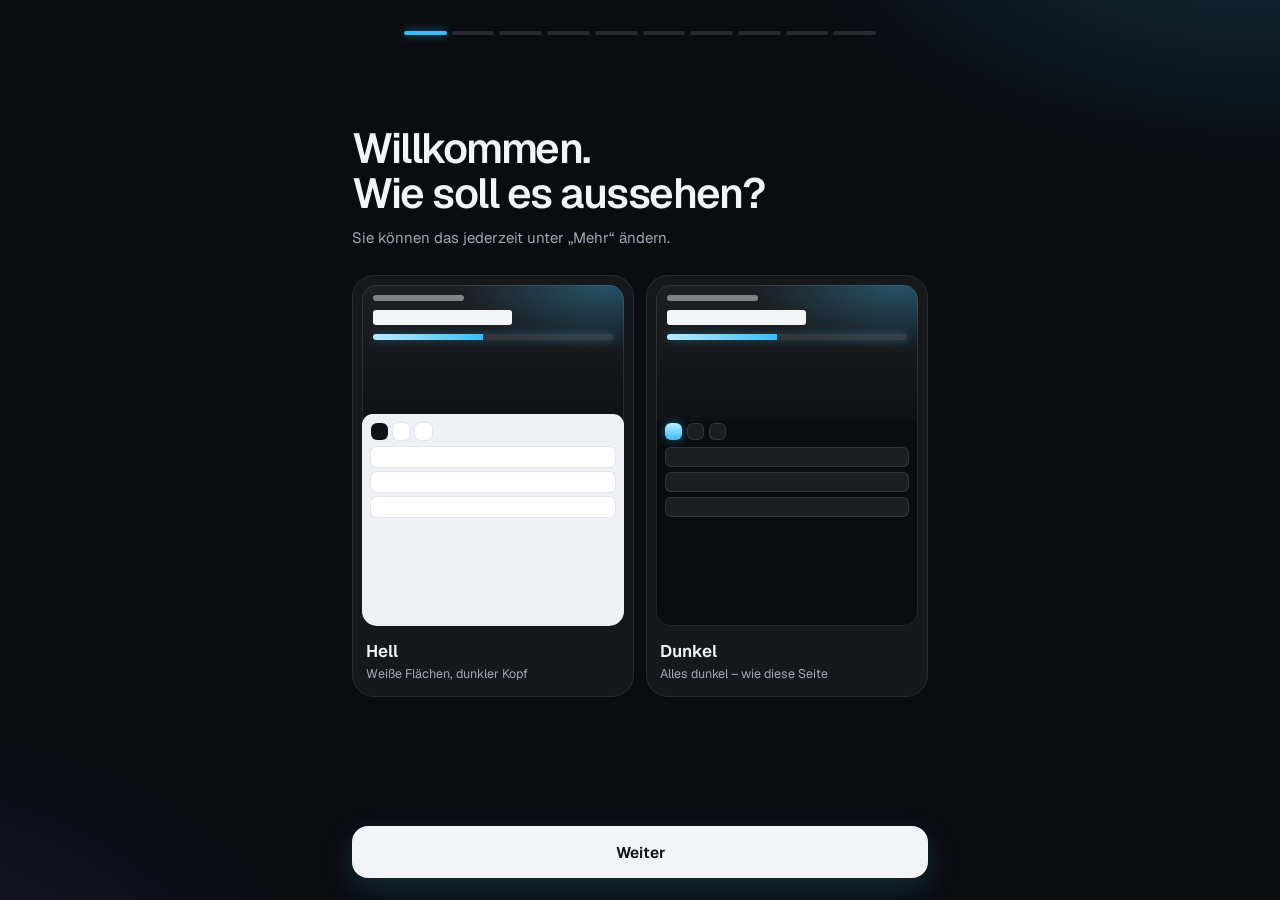
<file: app/index.html>
<!DOCTYPE html>
<html lang="de">
<head>
<meta charset="UTF-8">
<title>Rieb Spesen</title>
<meta name="viewport" content="width=device-width, initial-scale=1, viewport-fit=cover">

<!-- ===================================================================
     STILLGELEGT - diese Seite leitet nur noch weiter.

     Hier lag bis zum 13.08.2026 eine eigene Arbeitszeit-App fuers Handy.
     Gebaut wurde sie, weil das Spesenblatt am Handy unbrauchbar war:
     896 px breite Tabelle auf 393 px Display, jede Zeile musste seitlich
     geschoben werden.

     Dieser Grund ist entfallen. Das Tool selbst hat jetzt eine
     Kartenansicht fuer die App, und die Arbeitszeit steckt ohnehin als
     Panel darin. Zwei Ansichten derselben Zahlen nebeneinander zu
     pflegen waere nur eine Fehlerquelle gewesen.

     WARUM DIE DATEI TROTZDEM EXISTIERT - drei Gruende:

     1. Wer die App vor dem 13.08. zum Startbildschirm hinzugefuegt hat,
        traegt "/app/index.html" fest im Symbol. Das iPhone schreibt die
        Startadresse beim Hinzufuegen fest und aendert sie nie wieder.
        Ohne diese Datei liefe so ein Symbol ins Leere - eine Fehlerseite
        statt der Abrechnung, moeglicherweise mitten im Monat.

     2. Im selben Ordner liegt manifest.json. Das ist der
        Installations-Einstieg fuer Android. Der Ordner darf also ohnehin
        nicht verschwinden.

     3. Der Service Worker hat "/app/" im Zwischenspeicher. Eine
        weiterleitende Seite raeumt sich damit von selbst auf.

     Die alte Fassung ist ueber Git wiederherstellbar (Stand f04edd3).
     =================================================================== -->

<link rel="manifest" href="manifest.json">
<meta name="theme-color" content="#0A0C10">
<link rel="icon" type="image/png" href="../icons/icon-192.png">
<link rel="apple-touch-icon" href="../icons/apple-touch-icon.png">
<meta name="apple-mobile-web-app-capable" content="yes">
<meta name="apple-mobile-web-app-title" content="Rieb Spesen">

<!-- Weiterleitung auch ohne JavaScript, etwa wenn es abgeschaltet ist -->
<meta http-equiv="refresh" content="0; url=../index.html">
<link rel="canonical" href="../index.html">

<style>
  body {
    font-family: -apple-system, BlinkMacSystemFont, Helvetica, Arial, sans-serif;
    margin: 0; background: #0A0C10; color: #F2F4F7;
    display: flex; align-items: center; justify-content: center;
    min-height: 100vh; padding: 24px; text-align: center;
  }
  /* 08.10.2026: neutral ("Rieb Spesen") statt frueherem Logo und Firmen-Orange */
  .kasten {
    background: #171B23; border-radius: 24px; padding: 28px 24px;
    max-width: 380px; box-shadow: inset 0 0 0 1px rgba(255,255,255,.08);
  }
  img { height: 48px; width: 48px; margin-bottom: 14px; border-radius: 12px; }
  h1 { font-size: 1.05rem; margin: 0 0 10px; }
  p { font-size: 0.9rem; line-height: 1.5; color: #A0A8B4; margin: 0 0 16px; }
  a {
    display: inline-block; background: #F2F4F7; color: #0E1116; font-weight: 600;
    text-decoration: none; padding: 12px 20px; border-radius: 999px;
    font-size: 0.92rem;
  }
</style>
</head>
<body>
  <div class="kasten">
    <img src="../icons/favicon-180.png" alt="Rieb Spesen">
    <h1>Einen Moment …</h1>
    <!-- 07.10.2026: Hier stand "Die Arbeitszeit steckt jetzt direkt im
         Spesen-Rechner - als Knopf ⏱️ Arbeitszeit". Kollegen haben die
         Arbeitszeit nicht (Mirko: "entferne die bereiche wo das noch steht"). -->
    <p>
      Rieb Spesen öffnet sich – Sie werden weitergeleitet.
    </p>
    <a href="../index.html">Weiter zu Rieb Spesen</a>
  </div>

<script>
/* Sofort weiterleiten. "replace" statt "href", damit der Zurueck-Knopf
   nicht wieder auf dieser Zwischenseite landet und man in einer Schleife
   festhaengt. Ein vorhandener Anker (#arbeitszeit) wird mitgenommen,
   damit die Schnellzugriffe weiterhin das richtige Panel oeffnen. */
location.replace("../index.html" + (location.hash || ""));
</script>
</body>
</html>
</file>
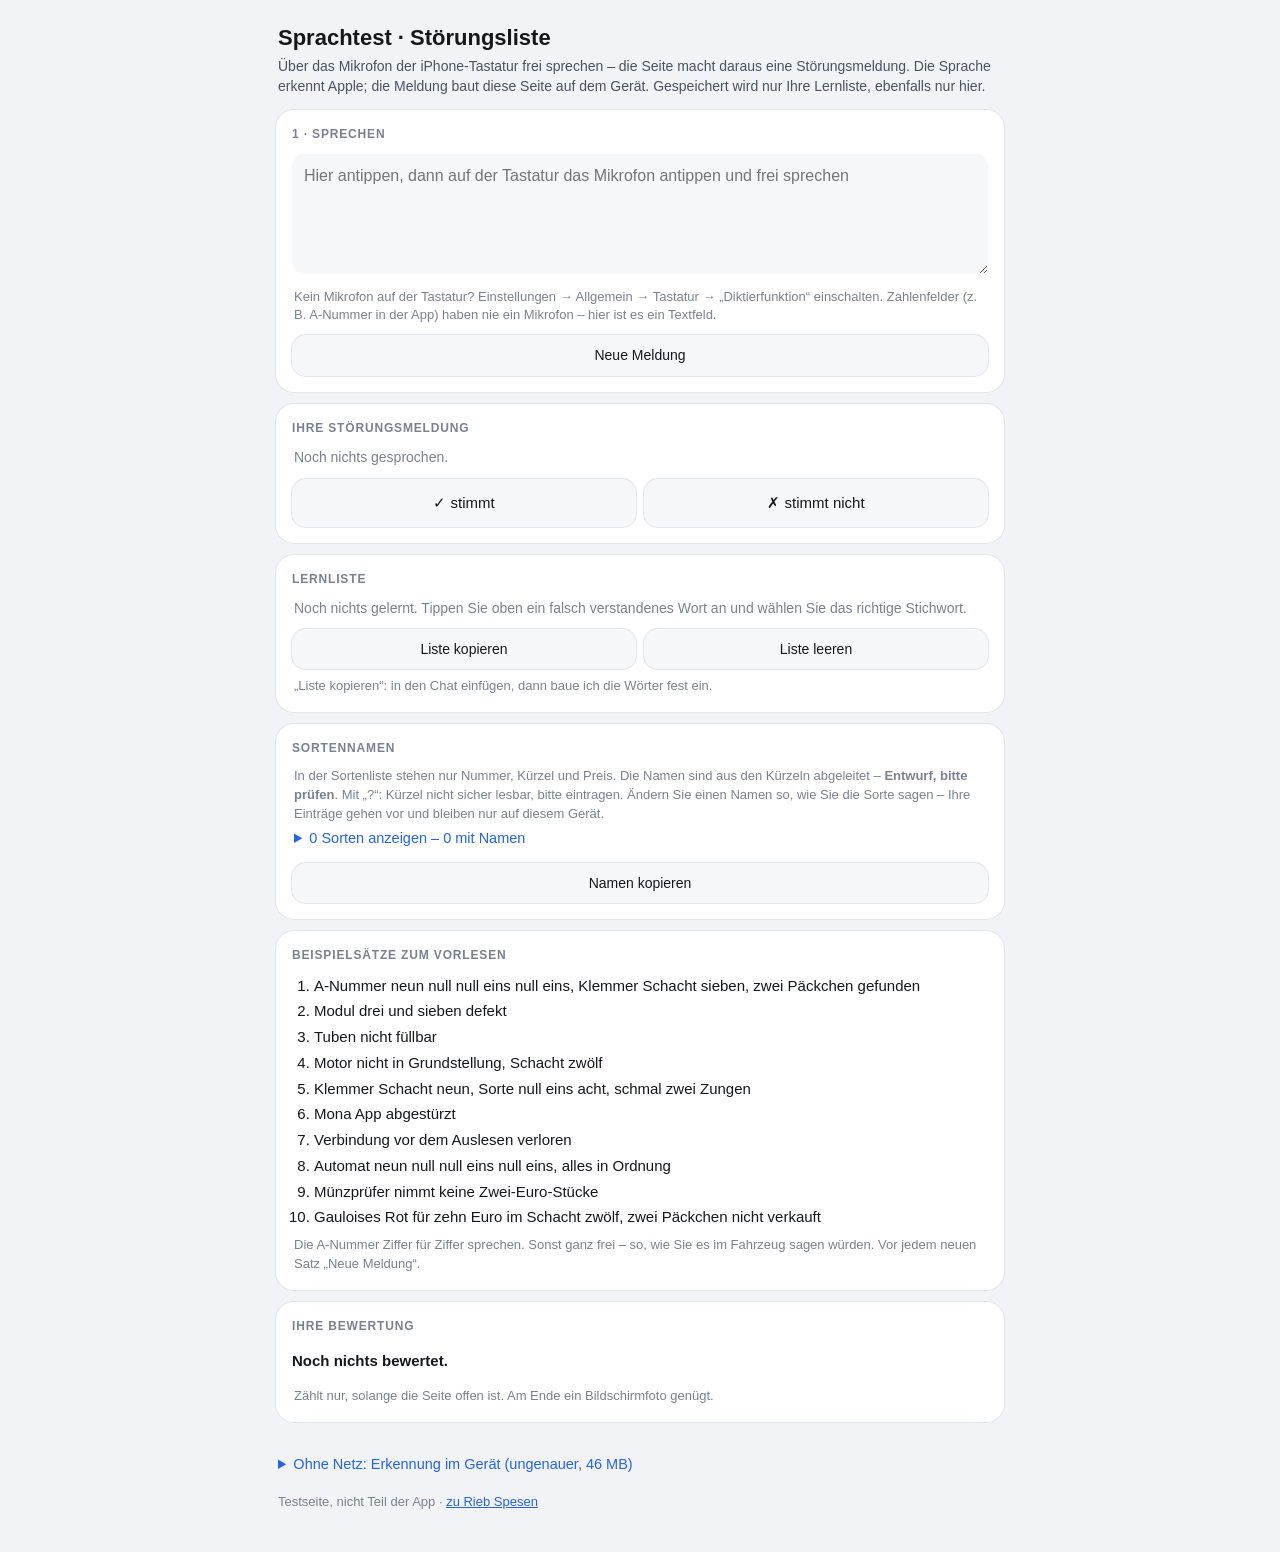
<file: sprachtest/index.html>
<!DOCTYPE html>
<html lang="de">
<head>
<meta charset="utf-8">
<meta name="viewport" content="width=device-width, initial-scale=1, viewport-fit=cover">
<meta name="robots" content="noindex, nofollow">
<!-- Die Seite darf technisch nur mit rieb-spesen.de selbst sprechen (connect-src 'self'):
     Sprache und Text koennen nirgendwohin geschickt werden. Vosk braucht WebAssembly
     und einen Worker aus einer blob:-Adresse. -->
<meta http-equiv="Content-Security-Policy" content="default-src 'self'; script-src 'self' 'unsafe-eval' 'wasm-unsafe-eval' blob:; worker-src 'self' blob:; connect-src 'self' blob: data:; style-src 'self' 'unsafe-inline'; img-src 'self' data:; media-src 'self' blob: mediastream:; base-uri 'none'; form-action 'none'">
<title>Sprachtest · Störungsliste</title>
<style>
  :root { --grund:#f2f3f6; --karte:#fff; --tinte:#14171c; --tinte2:#4a5160; --tinte3:#7a8190; --rand:#e2e5ea; --blau:#2563eb; --gruen:#15803d; --rot:#b91c1c; --feld:#f6f7f9; }
  @media (prefers-color-scheme: dark) { :root { --grund:#0d1117; --karte:#161b22; --tinte:#e8ecf2; --tinte2:#b4bcc8; --tinte3:#8a93a2; --rand:#283041; --blau:#60a5fa; --gruen:#4ade80; --rot:#f87171; --feld:#1c2330; } }
  * { box-sizing:border-box; }
  body { margin:0; background:var(--grund); color:var(--tinte); font:15px/1.45 -apple-system, BlinkMacSystemFont, "Segoe UI", Roboto, sans-serif; }
  main { max-width:760px; margin:0 auto; padding:max(16px, env(safe-area-inset-top)) 16px 40px; }
  h1 { font-size:22px; margin:6px 2px 2px; }
  .unter { color:var(--tinte2); margin:0 2px 14px; font-size:14px; }
  .karte { background:var(--karte); border-radius:18px; padding:16px; margin-top:12px; box-shadow:0 0 0 1px var(--rand); }
  .karte h2 { font-size:12px; letter-spacing:.07em; text-transform:uppercase; color:var(--tinte3); margin:0 0 10px; }
  button { font:inherit; border:0; border-radius:14px; padding:13px 16px; cursor:pointer; }
  .haupt { width:100%; background:var(--tinte); color:var(--karte); font-weight:650; font-size:16px; }
  .haupt:disabled { opacity:.45; cursor:default; }
  .haupt.laeuft { background:var(--rot); color:#fff; }
  .klein { color:var(--tinte3); font-size:13px; margin:8px 2px 0; }
  .status { margin:10px 2px 0; font-size:14px; color:var(--tinte2); }
  .gehoert { background:var(--feld); border-radius:12px; padding:10px 12px; min-height:44px; font-size:15px; }
  .gehoert .teil { color:var(--tinte3); }
  .gehoert .titel { display:block; font-size:11.5px; color:var(--tinte3); font-weight:600; margin-bottom:4px; }
  .gehoert + .gehoert { margin-top:8px; }
  .wort { display:inline-block; padding:3px 8px; margin:2px 2px; border-radius:9px; background:var(--karte); box-shadow:0 0 0 1px var(--rand); color:var(--tinte); font-size:15px; }
  .wort.gelernt { box-shadow:0 0 0 1.5px var(--blau); }
  .wahl { margin-top:10px; padding:12px; border-radius:12px; box-shadow:0 0 0 1.5px var(--blau); }
  .wahl p { margin:0 0 8px; font-size:14px; }
  .wahl .knoepfe { display:flex; flex-wrap:wrap; gap:6px; }
  .wahl .knoepfe button { padding:8px 11px; border-radius:10px; background:var(--feld); color:var(--tinte); box-shadow:0 0 0 1px var(--rand); font-size:14px; }
  .wahl .knoepfe button.neben { color:var(--tinte2); }
  table { width:100%; border-collapse:collapse; margin-top:4px; font-size:14.5px; }
  td { padding:8px 4px; border-top:1px solid var(--rand); vertical-align:top; }
  tr:first-child td { border-top:0; }
  td:first-child { color:var(--tinte3); width:38%; padding-right:10px; }
  .leer { color:var(--tinte3); font-size:14px; margin:4px 2px; }
  .hinweis { color:var(--rot); font-size:13px; margin:8px 2px 0; }
  .urteil { display:flex; gap:8px; margin-top:12px; }
  .urteil button { flex:1; background:var(--feld); color:var(--tinte); box-shadow:0 0 0 1px var(--rand); }
  .urteil button.an-ja { background:var(--gruen); color:#fff; box-shadow:none; }
  .urteil button.an-nein { background:var(--rot); color:#fff; box-shadow:none; }
  textarea { width:100%; min-height:88px; border:0; border-radius:12px; background:var(--feld); color:var(--tinte); font:inherit; padding:10px 12px; }
  .lern { display:flex; justify-content:space-between; align-items:center; gap:8px; padding:7px 2px; border-top:1px solid var(--rand); font-size:14.5px; }
  .lern:first-child { border-top:0; }
  .lern button { padding:4px 10px; background:var(--feld); color:var(--tinte2); box-shadow:0 0 0 1px var(--rand); border-radius:9px; }
  .zeile2 { display:flex; gap:8px; margin-top:10px; }
  .zeile2 button { flex:1; background:var(--feld); color:var(--tinte); box-shadow:0 0 0 1px var(--rand); font-size:14px; padding:10px; }
  .sortenwahl { margin-top:10px; padding:12px; border-radius:12px; box-shadow:0 0 0 1.5px var(--blau); }
  .sortenwahl p { margin:0 0 8px; font-size:14px; }
  .sortenwahl .knoepfe { display:flex; flex-wrap:wrap; gap:6px; }
  .sortenwahl button { padding:8px 11px; border-radius:10px; background:var(--feld); color:var(--tinte); box-shadow:0 0 0 1px var(--rand); font-size:14px; }
  .sortenwahl button.vorschlag { background:var(--blau); color:#fff; box-shadow:none; font-weight:650; }
  summary { cursor:pointer; color:var(--blau); font-size:14.5px; padding:4px 2px; }
  .sorte-zeile { display:grid; grid-template-columns:118px 1fr; gap:8px; align-items:center; padding:6px 0; border-top:1px solid var(--rand); font-size:14px; font-variant-numeric:tabular-nums; }
  .sorte-zeile input { width:100%; min-width:0; border:0; border-radius:9px; background:var(--feld); color:var(--tinte); font:inherit; padding:8px 10px; }
  ol { margin:0; padding-left:22px; } li { margin:4px 0; }
  .zaehler { font-weight:650; }
  textarea#tastatur { min-height:120px; font-size:16px; }
  #woerter-tastatur { margin-top:10px; }
  .vergleich { margin-top:22px; }
  .vergleich > summary { padding:10px 2px; }
  a { color:var(--blau); }
</style>
</head>
<body>
<main>
  <h1>Sprachtest · Störungsliste</h1>
  <p class="unter">Über das Mikrofon der iPhone-Tastatur frei sprechen – die Seite macht daraus eine Störungsmeldung. Die Sprache erkennt Apple; die Meldung baut diese Seite auf dem Gerät. Gespeichert wird nur Ihre Lernliste, ebenfalls nur hier.</p>

  <!-- Mirko 14.10.2026: "dann nehmen wir apple mikrofon" - die Erkennung im Gerät (Vosk) kannte
       Sorten und Fachbegriffe nicht. Vosk bleibt unten eingeklappt (ohne Netz). -->
  <section class="karte">
    <h2>1 · Sprechen</h2>
    <textarea id="tastatur" placeholder="Hier antippen, dann auf der Tastatur das Mikrofon antippen und frei sprechen" autocomplete="off"></textarea>
    <p class="klein">Kein Mikrofon auf der Tastatur? Einstellungen → Allgemein → Tastatur → „Diktierfunktion“ einschalten. Zahlenfelder (z. B. A-Nummer in der App) haben nie ein Mikrofon – hier ist es ein Textfeld.</p>
    <div class="gehoert" id="woerter-tastatur" hidden></div>
    <div id="wahl-tastatur"></div>
    <div class="zeile2"><button id="tastaturLeeren">Neue Meldung</button></div>
  </section>

  <section class="karte" data-weg="tastatur">
    <h2>Ihre Störungsmeldung</h2>
    <div id="meldung-tastatur"><p class="leer">Noch nichts gesprochen.</p></div>
    <div class="urteil"><button data-urteil="ja">✓ stimmt</button><button data-urteil="nein">✗ stimmt nicht</button></div>
  </section>

  <section class="karte">
    <h2>Lernliste</h2>
    <div id="lernliste"><p class="leer">Noch nichts gelernt. Tippen Sie oben ein falsch verstandenes Wort an und wählen Sie das richtige Stichwort.</p></div>
    <div class="zeile2"><button id="lernKopieren">Liste kopieren</button><button id="lernLeeren">Liste leeren</button></div>
    <p class="klein">„Liste kopieren“: in den Chat einfügen, dann baue ich die Wörter fest ein.</p>
  </section>

  <section class="karte">
    <h2>Sortennamen</h2>
    <p class="klein" style="margin-top:0">In der Sortenliste stehen nur Nummer, Kürzel und Preis. Die Namen sind aus den Kürzeln abgeleitet – <b>Entwurf, bitte prüfen</b>. Mit „?“: Kürzel nicht sicher lesbar, bitte eintragen. Ändern Sie einen Namen so, wie Sie die Sorte sagen – Ihre Einträge gehen vor und bleiben nur auf diesem Gerät.</p>
    <details><summary id="sortenZaehler">Sorten anzeigen</summary><div id="sortenNamen"></div></details>
    <div class="zeile2"><button id="namenKopieren">Namen kopieren</button></div>
  </section>

  <section class="karte">
    <h2>Beispielsätze zum Vorlesen</h2>
    <ol>
      <li>A-Nummer neun null null eins null eins, Klemmer Schacht sieben, zwei Päckchen gefunden</li>
      <li>Modul drei und sieben defekt</li>
      <li>Tuben nicht füllbar</li>
      <li>Motor nicht in Grundstellung, Schacht zwölf</li>
      <li>Klemmer Schacht neun, Sorte null eins acht, schmal zwei Zungen</li>
      <li>Mona App abgestürzt</li>
      <li>Verbindung vor dem Auslesen verloren</li>
      <li>Automat neun null null eins null eins, alles in Ordnung</li>
      <li>Münzprüfer nimmt keine Zwei-Euro-Stücke</li>
      <li>Gauloises Rot für zehn Euro im Schacht zwölf, zwei Päckchen nicht verkauft</li>
    </ol>
    <p class="klein">Die A-Nummer Ziffer für Ziffer sprechen. Sonst ganz frei – so, wie Sie es im Fahrzeug sagen würden. Vor jedem neuen Satz „Neue Meldung“.</p>
  </section>

  <section class="karte">
    <h2>Ihre Bewertung</h2>
    <p class="zaehler" id="zaehler">Noch nichts bewertet.</p>
    <p class="klein">Zählt nur, solange die Seite offen ist. Am Ende ein Bildschirmfoto genügt.</p>
  </section>

  <details class="vergleich" id="imGeraet">
    <summary>Ohne Netz: Erkennung im Gerät (ungenauer, 46 MB)</summary>
    <p class="klein">Läuft ganz ohne Apple, kennt aber die meisten Sorten und Fachbegriffe nicht.</p>

    <section class="karte">
      <h2>Sprachmodell laden</h2>
      <button class="haupt" id="laden">Sprachmodell laden (46 MB)</button>
      <p class="klein">Einmalig, am besten im WLAN. Danach läuft die Erkennung komplett auf dem Gerät.</p>
      <p class="status" id="ladeStatus"></p>
    </section>

    <section class="karte">
      <h2>Sprechen</h2>
      <button class="haupt" id="sprechen" disabled>Aufnahme starten</button>
      <p class="status" id="sprechStatus">Erst das Sprachmodell laden.</p>
    </section>

    <section class="karte" data-weg="meldung">
      <h2>Störungsmeldung (im Gerät erkannt)</h2>
      <div id="meldung"><p class="leer">Noch nichts gesprochen.</p></div>
      <div class="urteil"><button data-urteil="ja">✓ stimmt</button><button data-urteil="nein">✗ stimmt nicht</button></div>
    </section>

    <section class="karte">
      <h2>Was erkannt wurde</h2>
      <div class="gehoert" id="gehoert-frei"><span class="titel">Frei gesprochen – falsches Wort antippen</span>&nbsp;</div>
      <div class="gehoert" id="gehoert-liste"><span class="titel">Stichwörter</span>&nbsp;</div>
      <div id="wahl"></div>
    </section>
  </details>
  <p class="klein">Testseite, nicht Teil der App · <a href="/">zu Rieb Spesen</a></p>
</main>
<script src="vosk.js"></script>
<script src="../bestellung/sorten-konto.js"></script>
<script src="verstehen.js"></script>
<script src="sprachtest.js"></script>
</body>
</html>
</file>
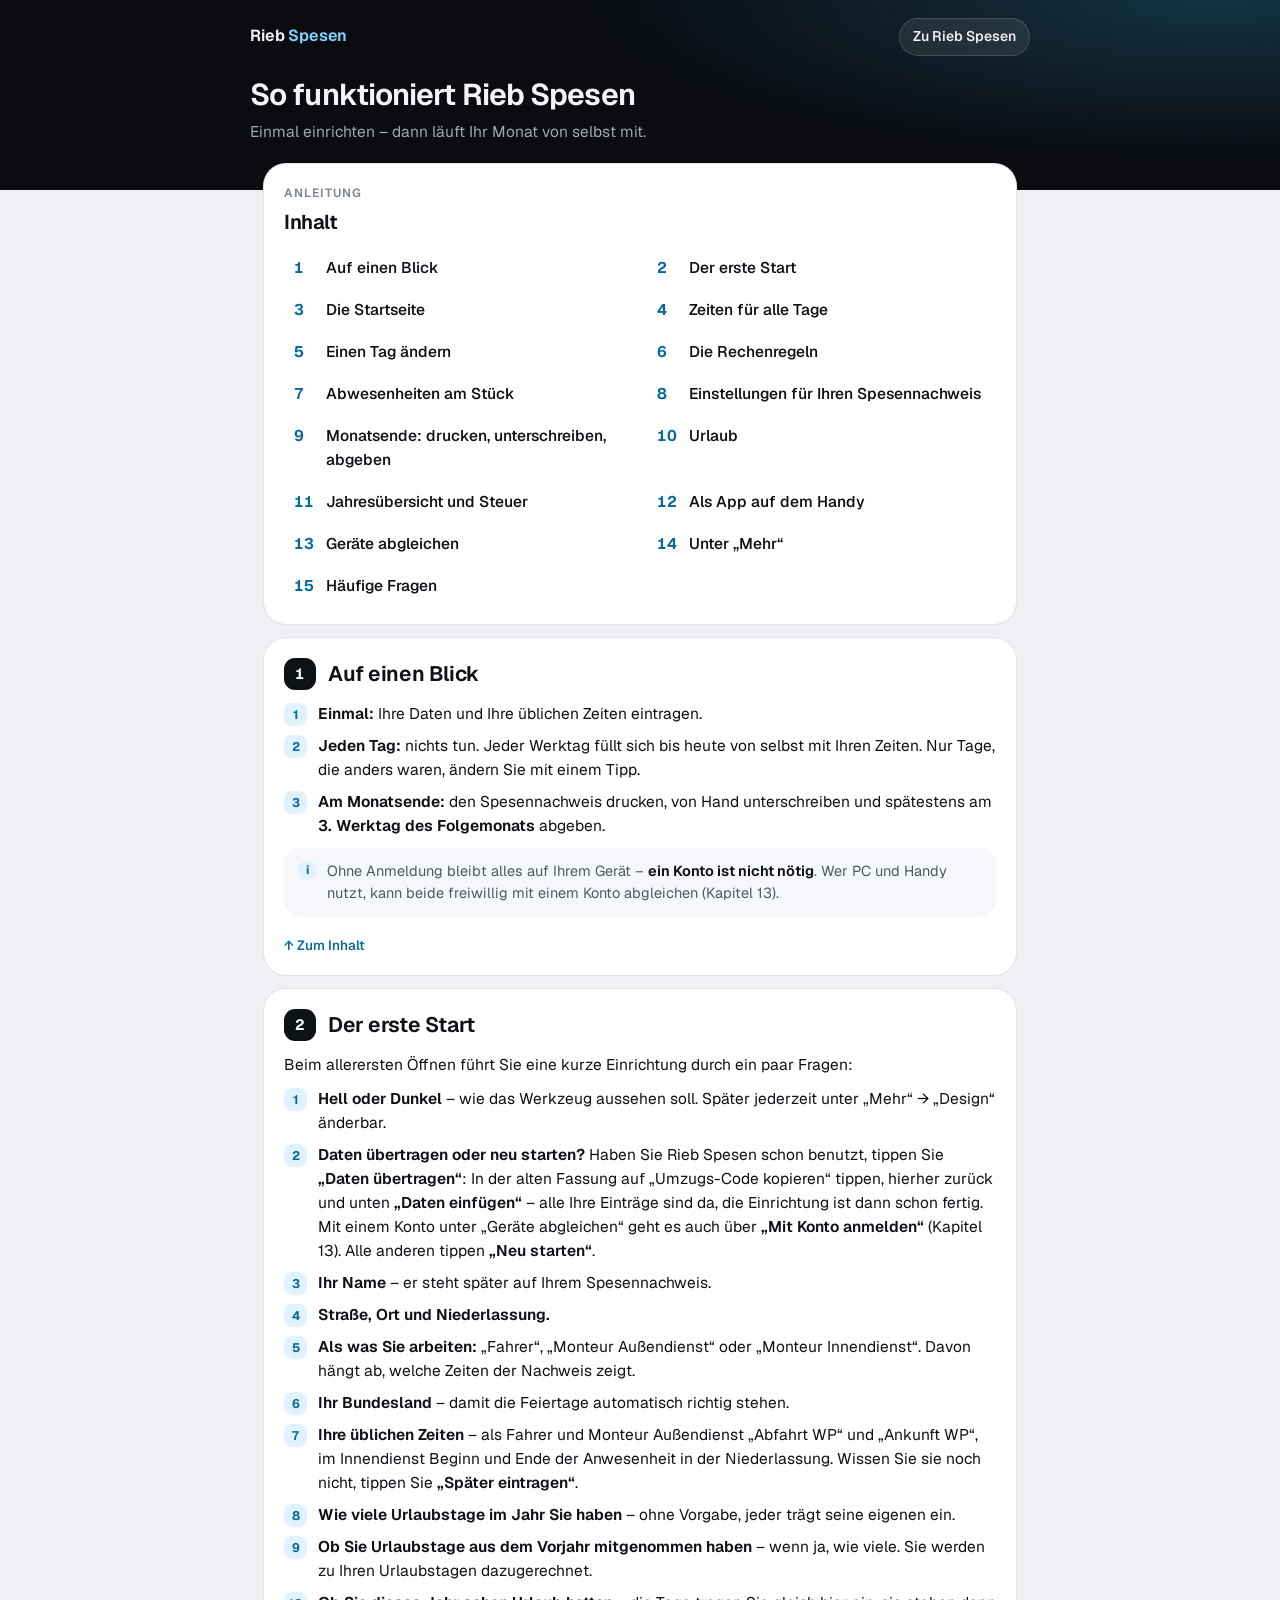
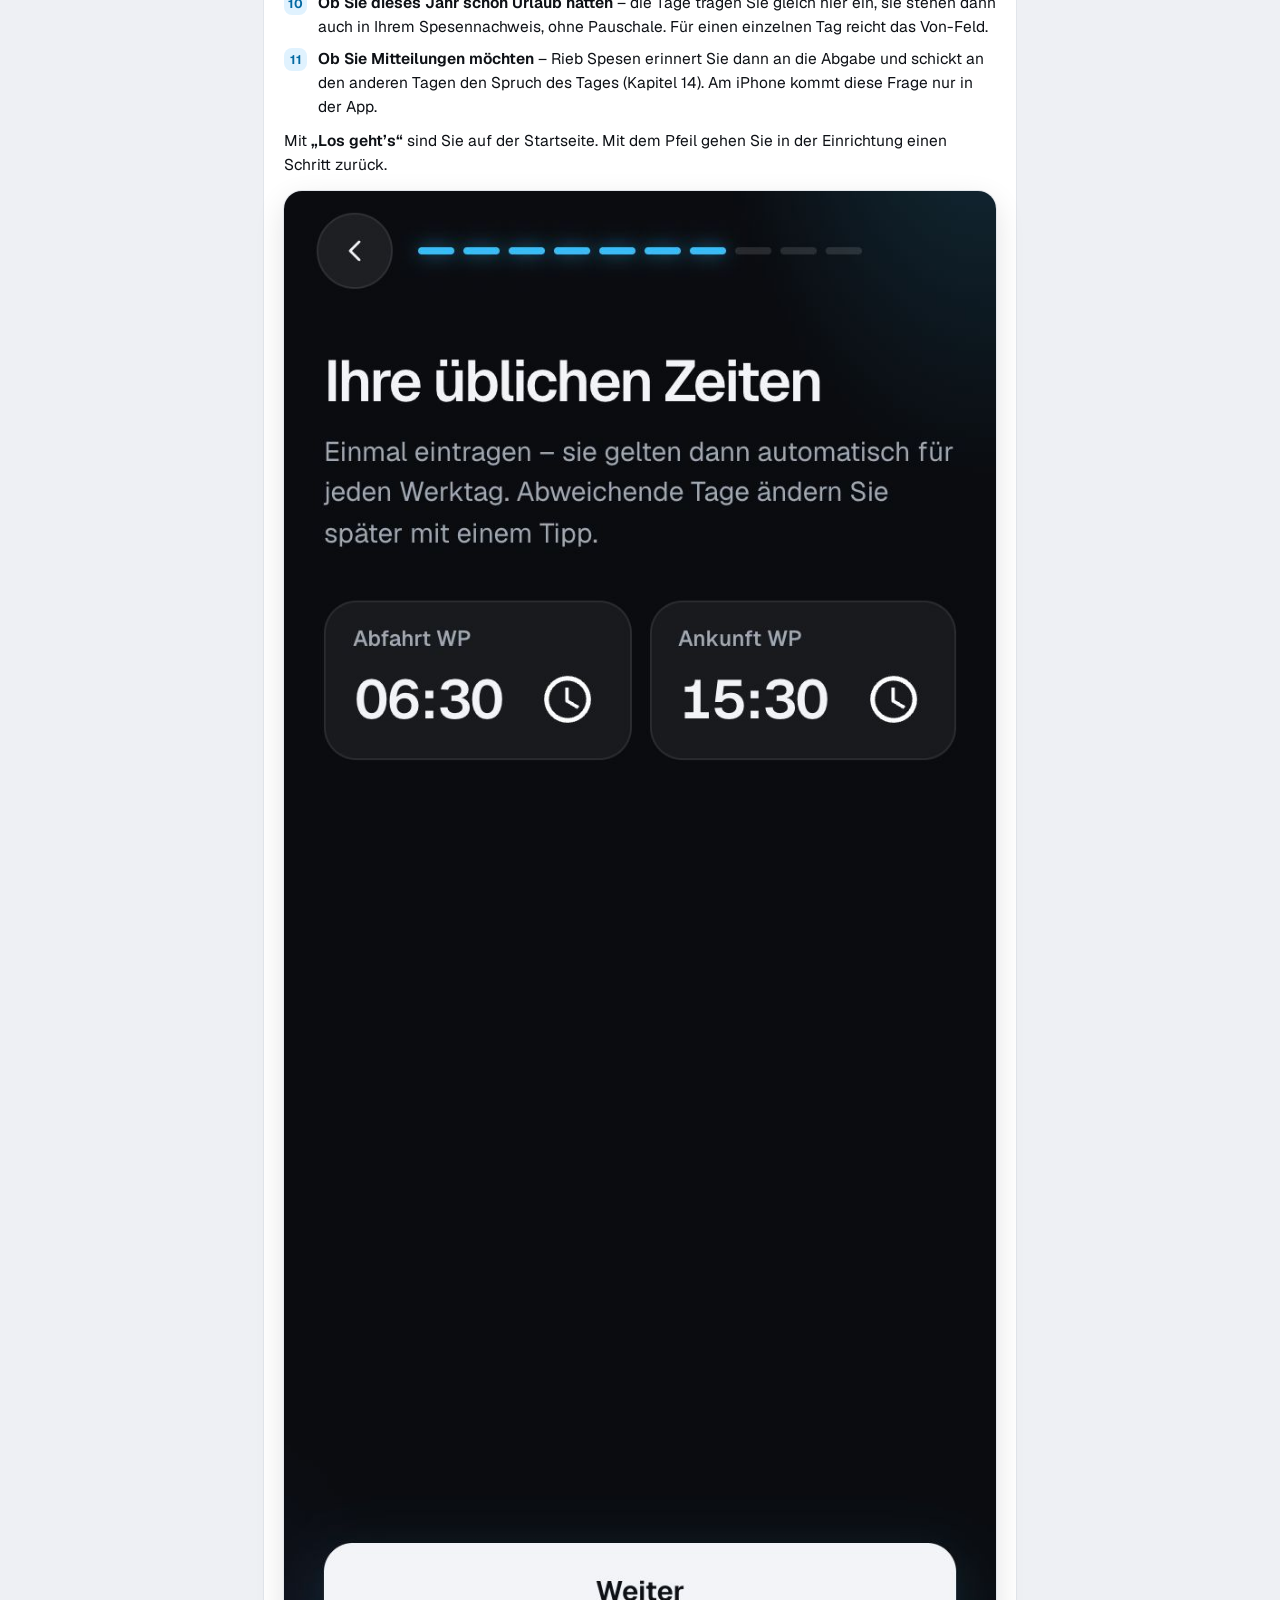
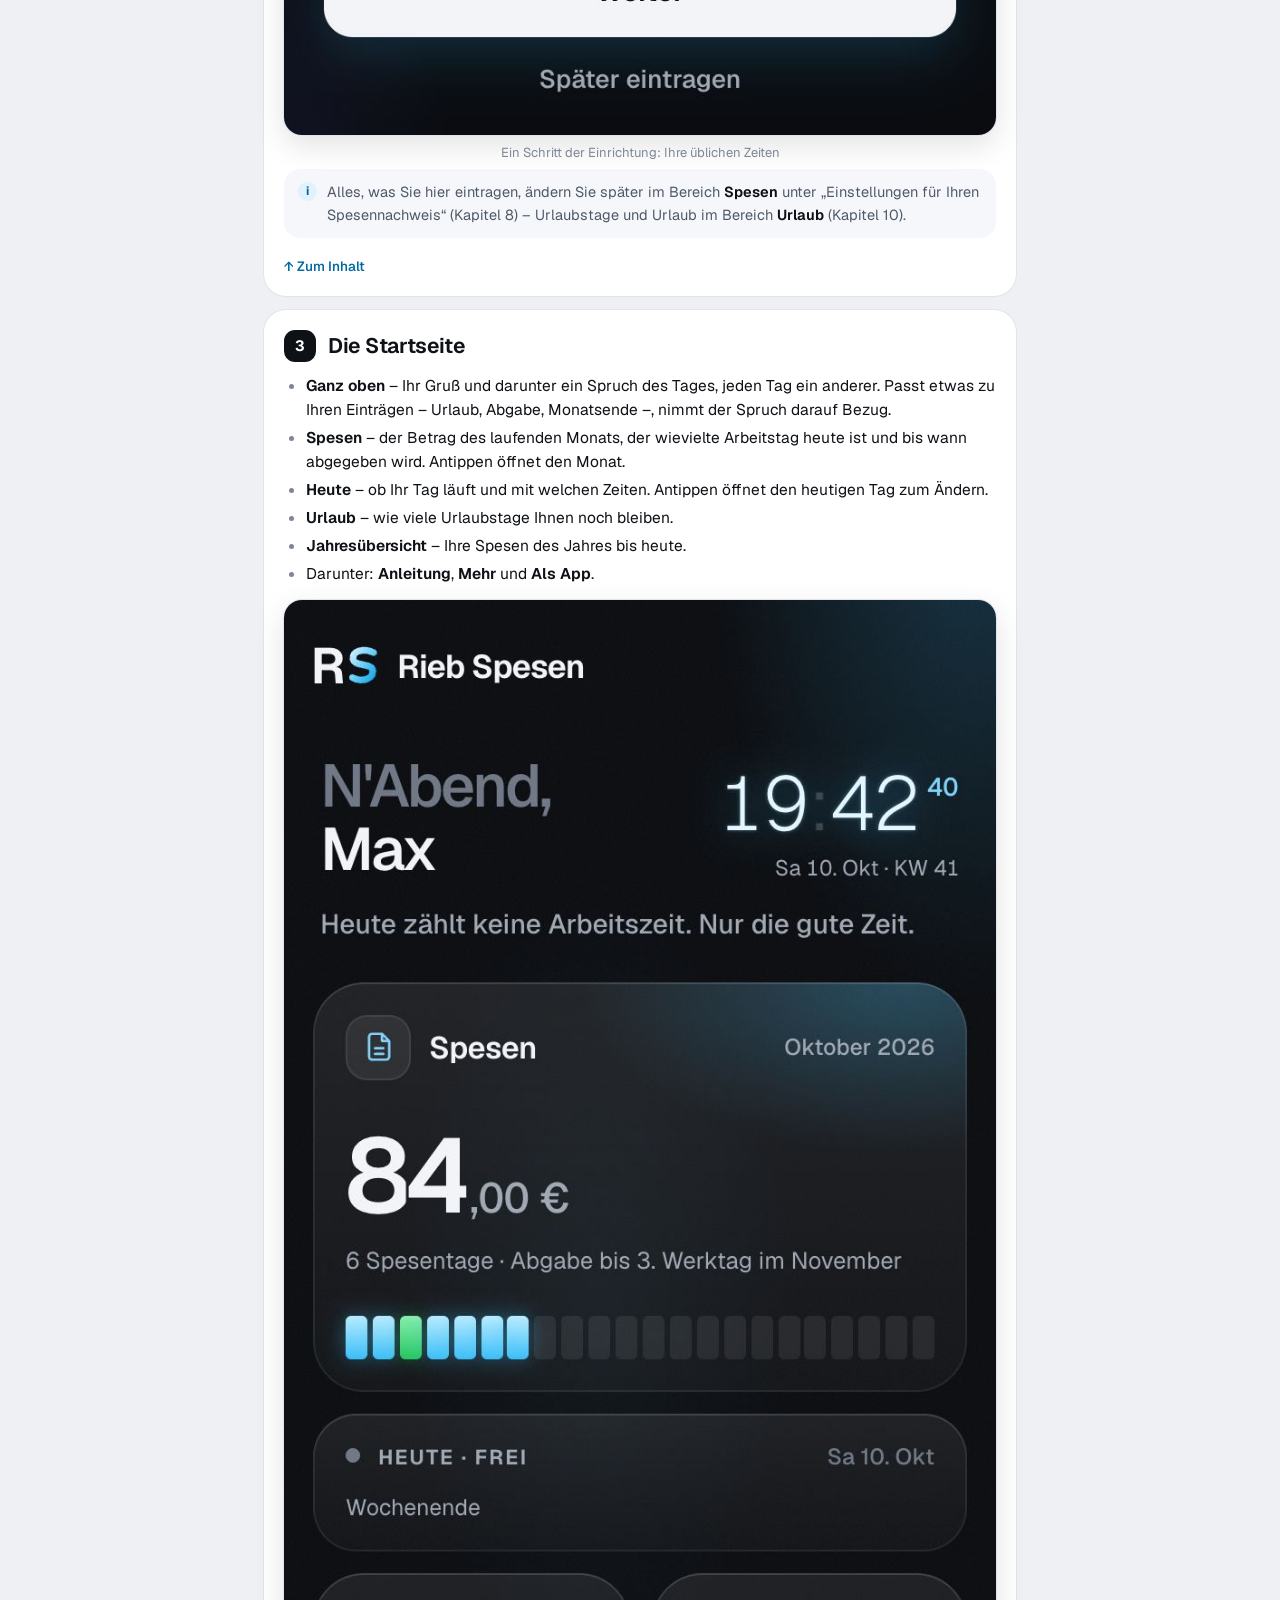
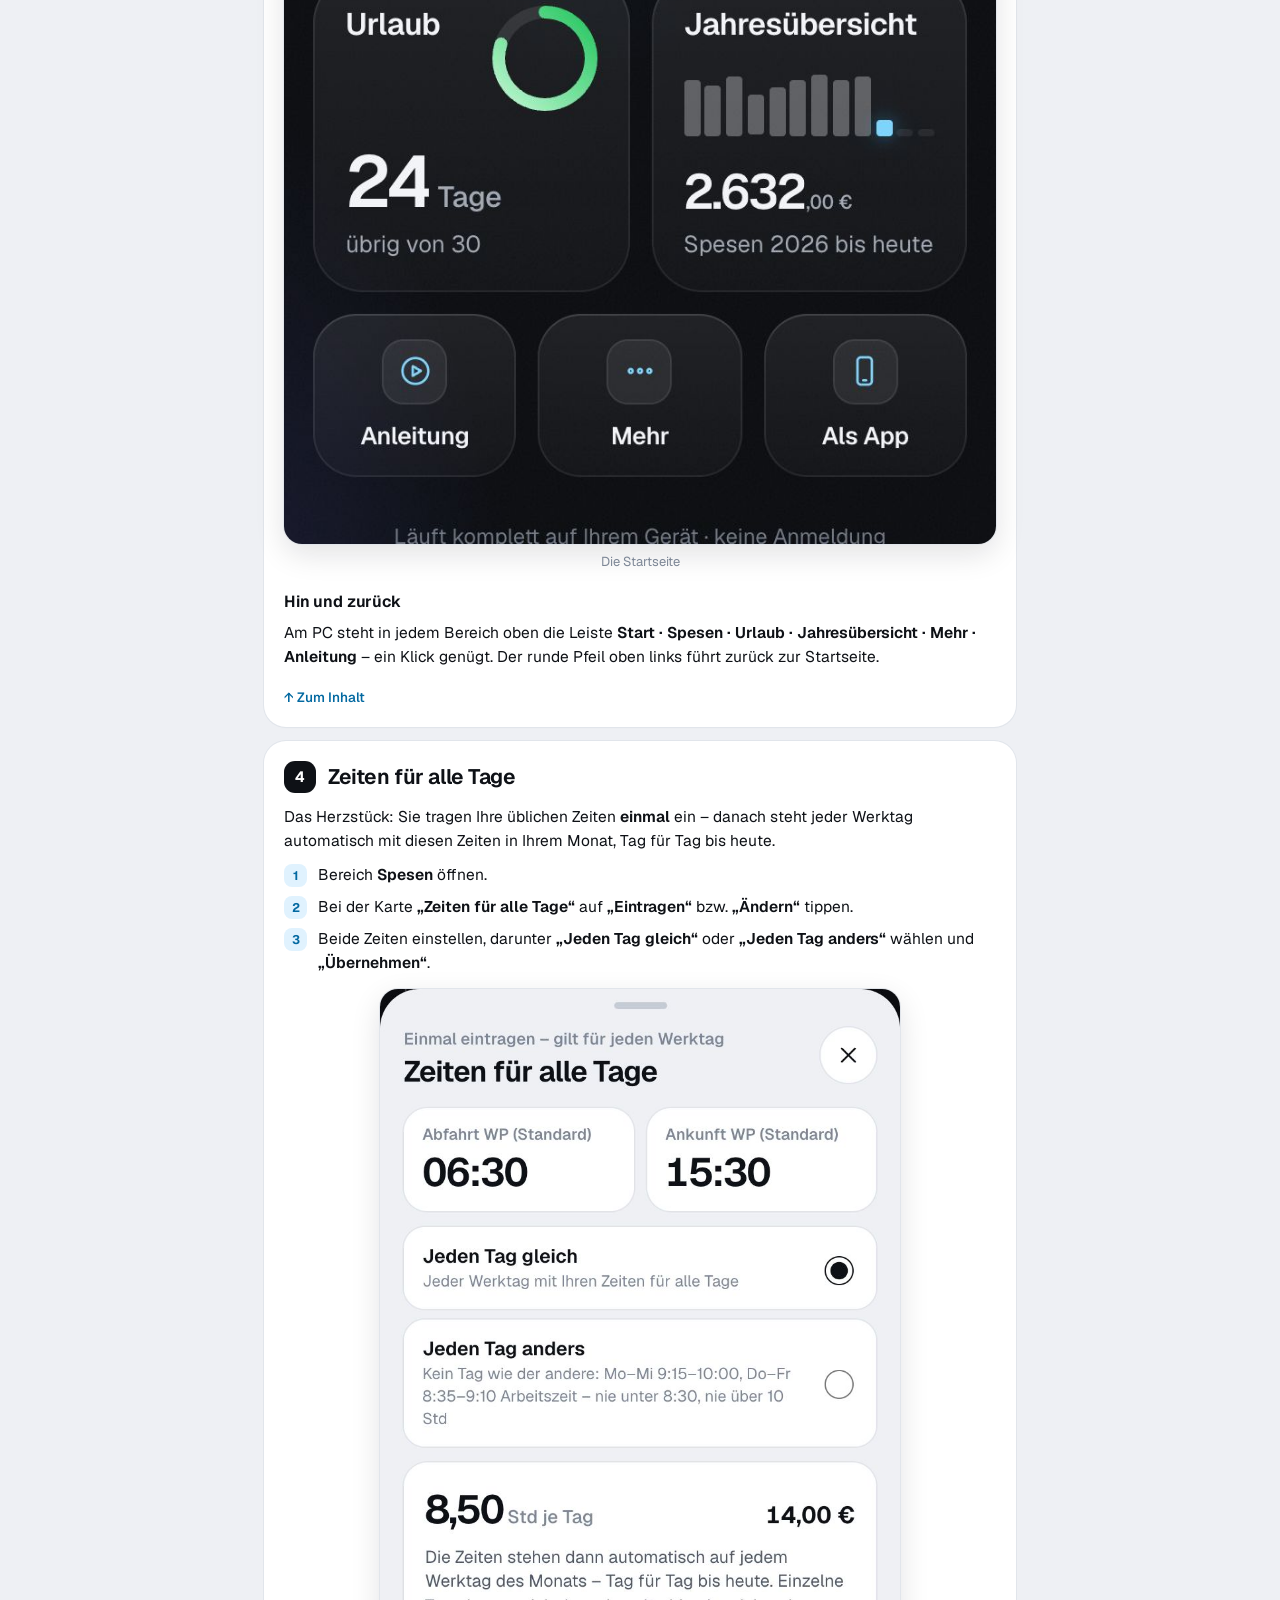
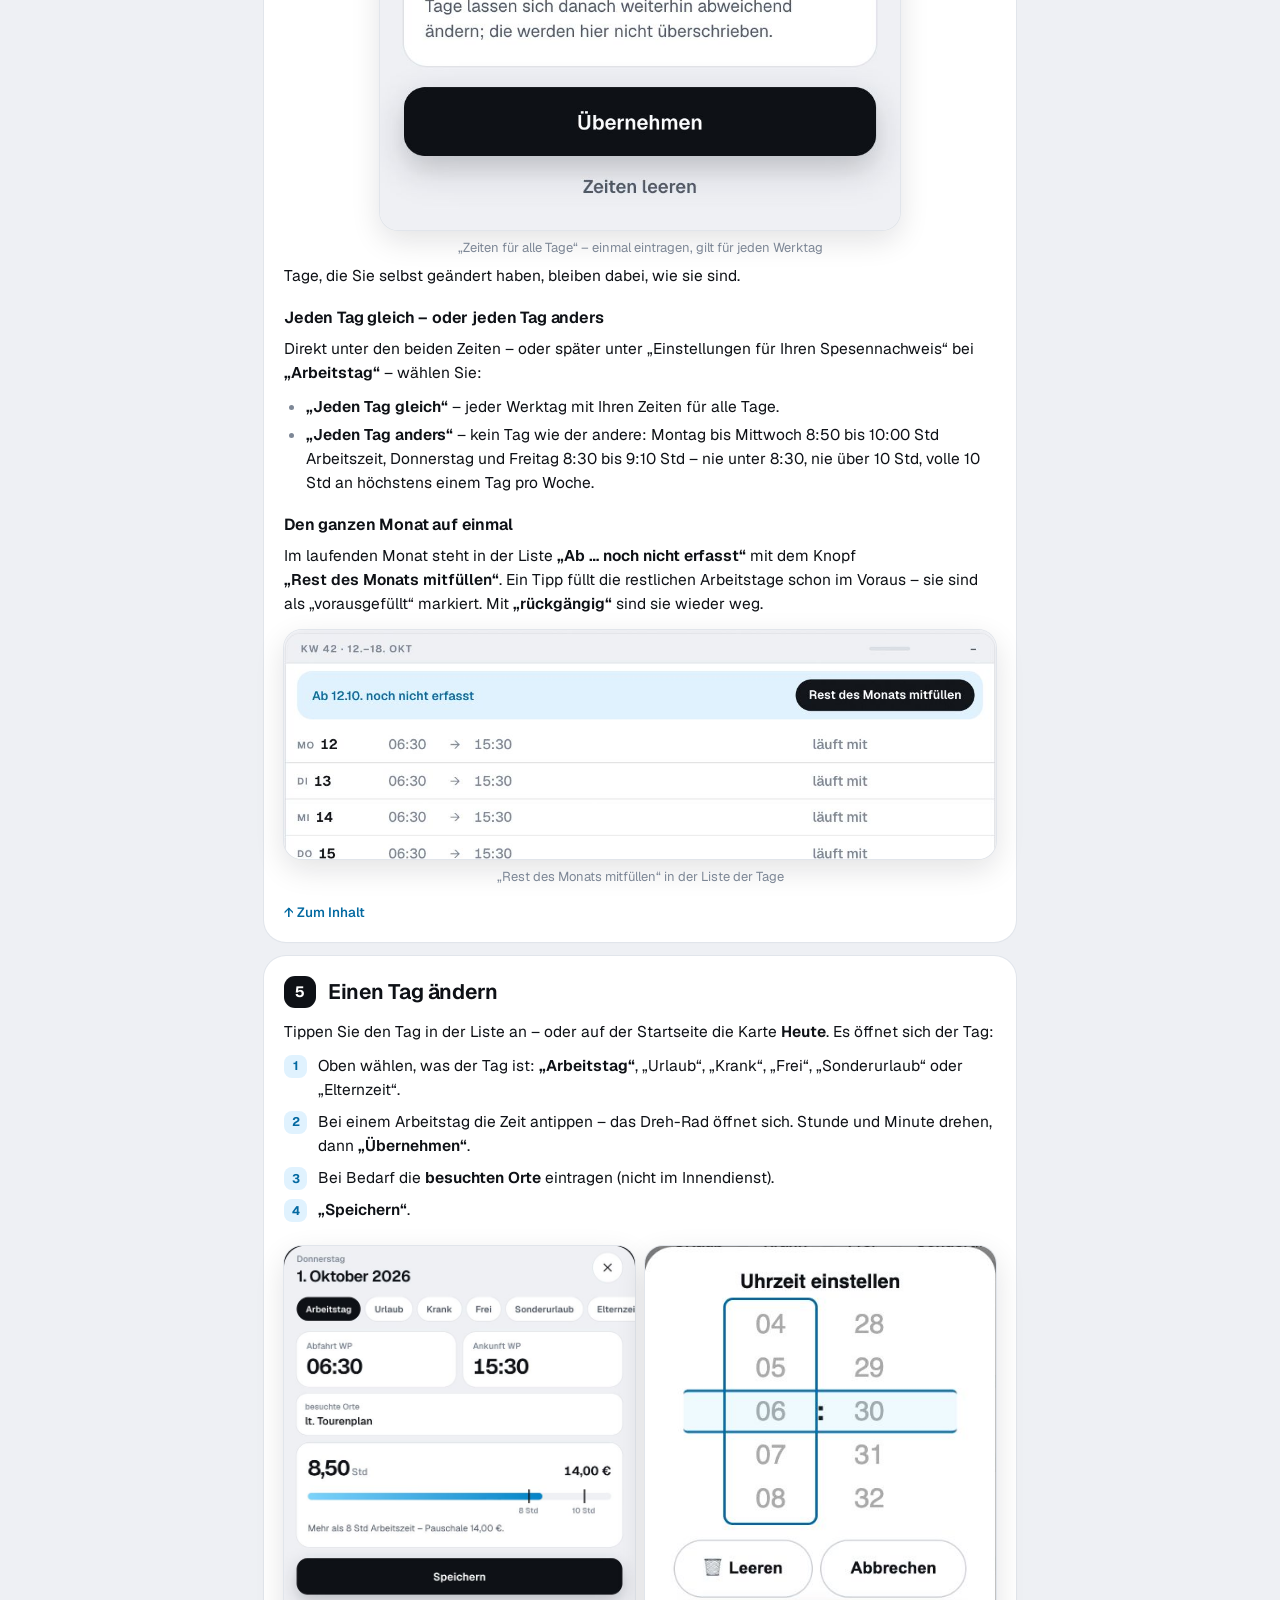
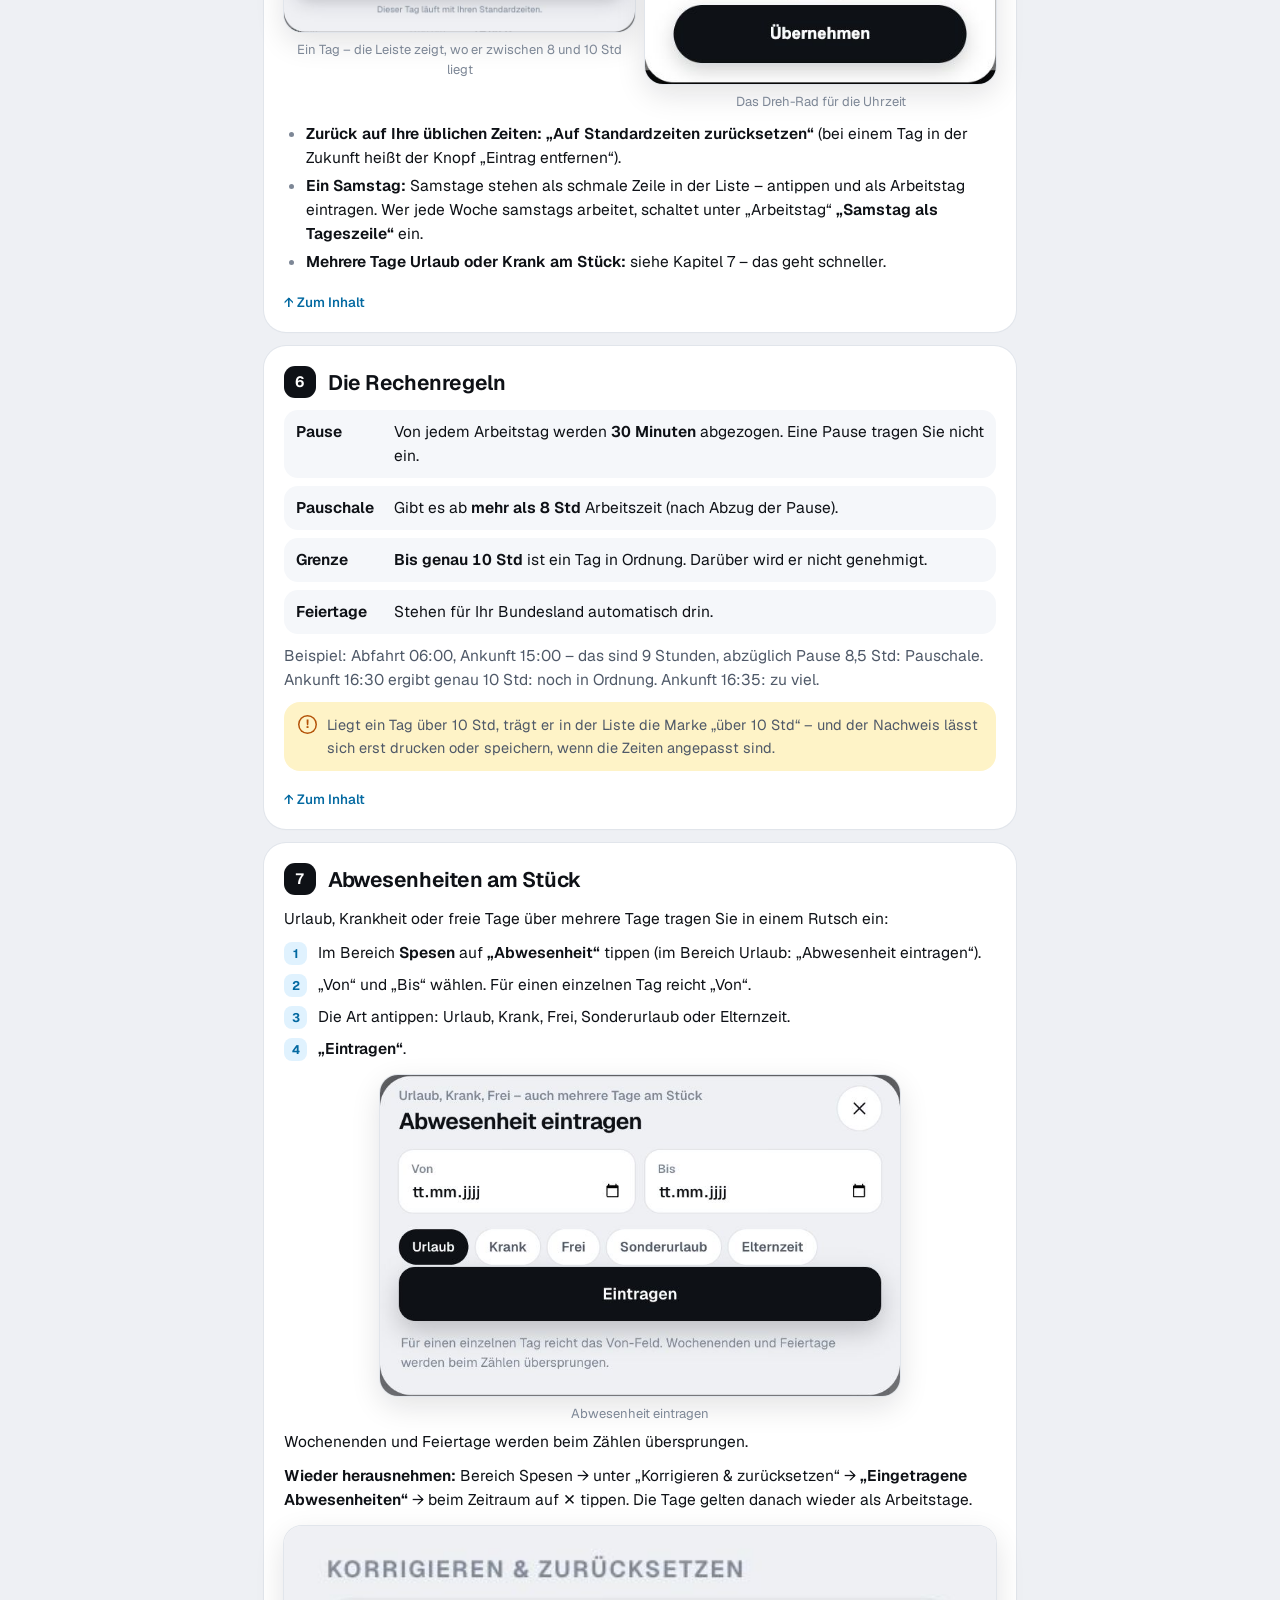
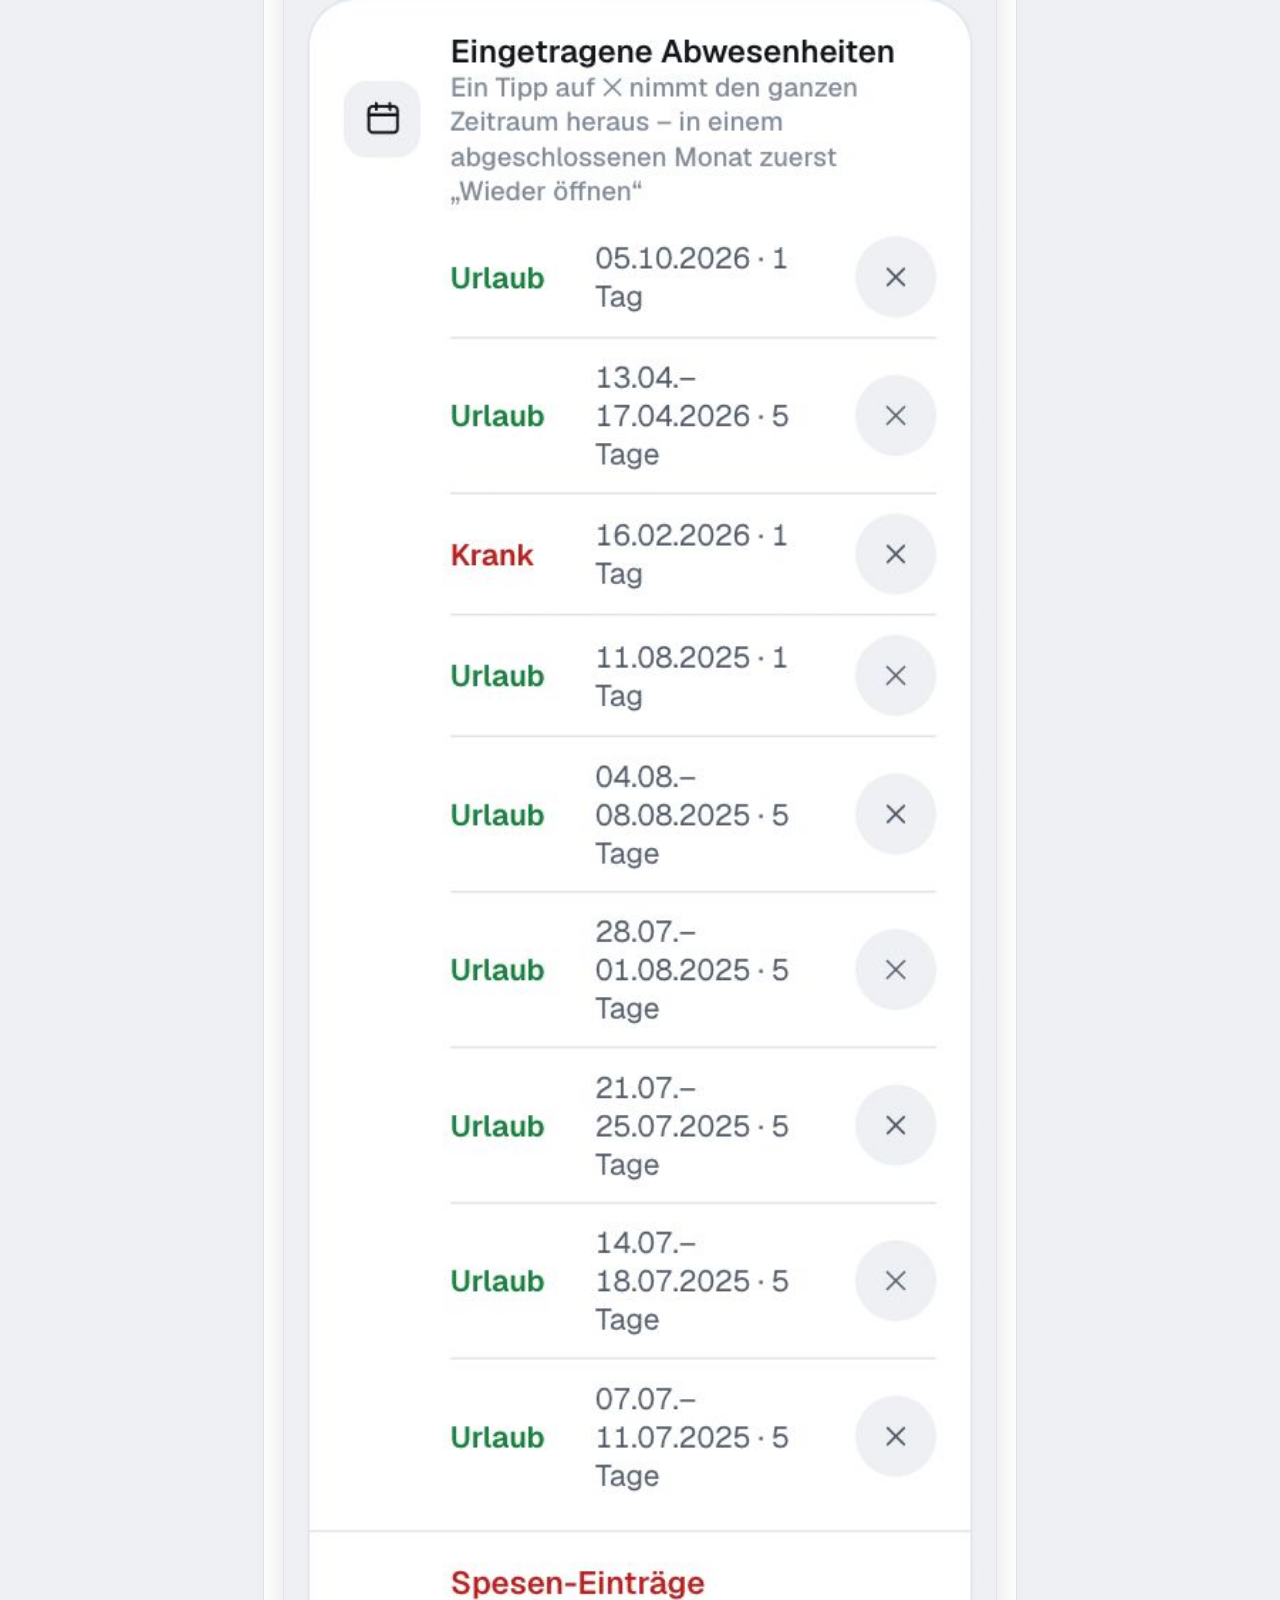
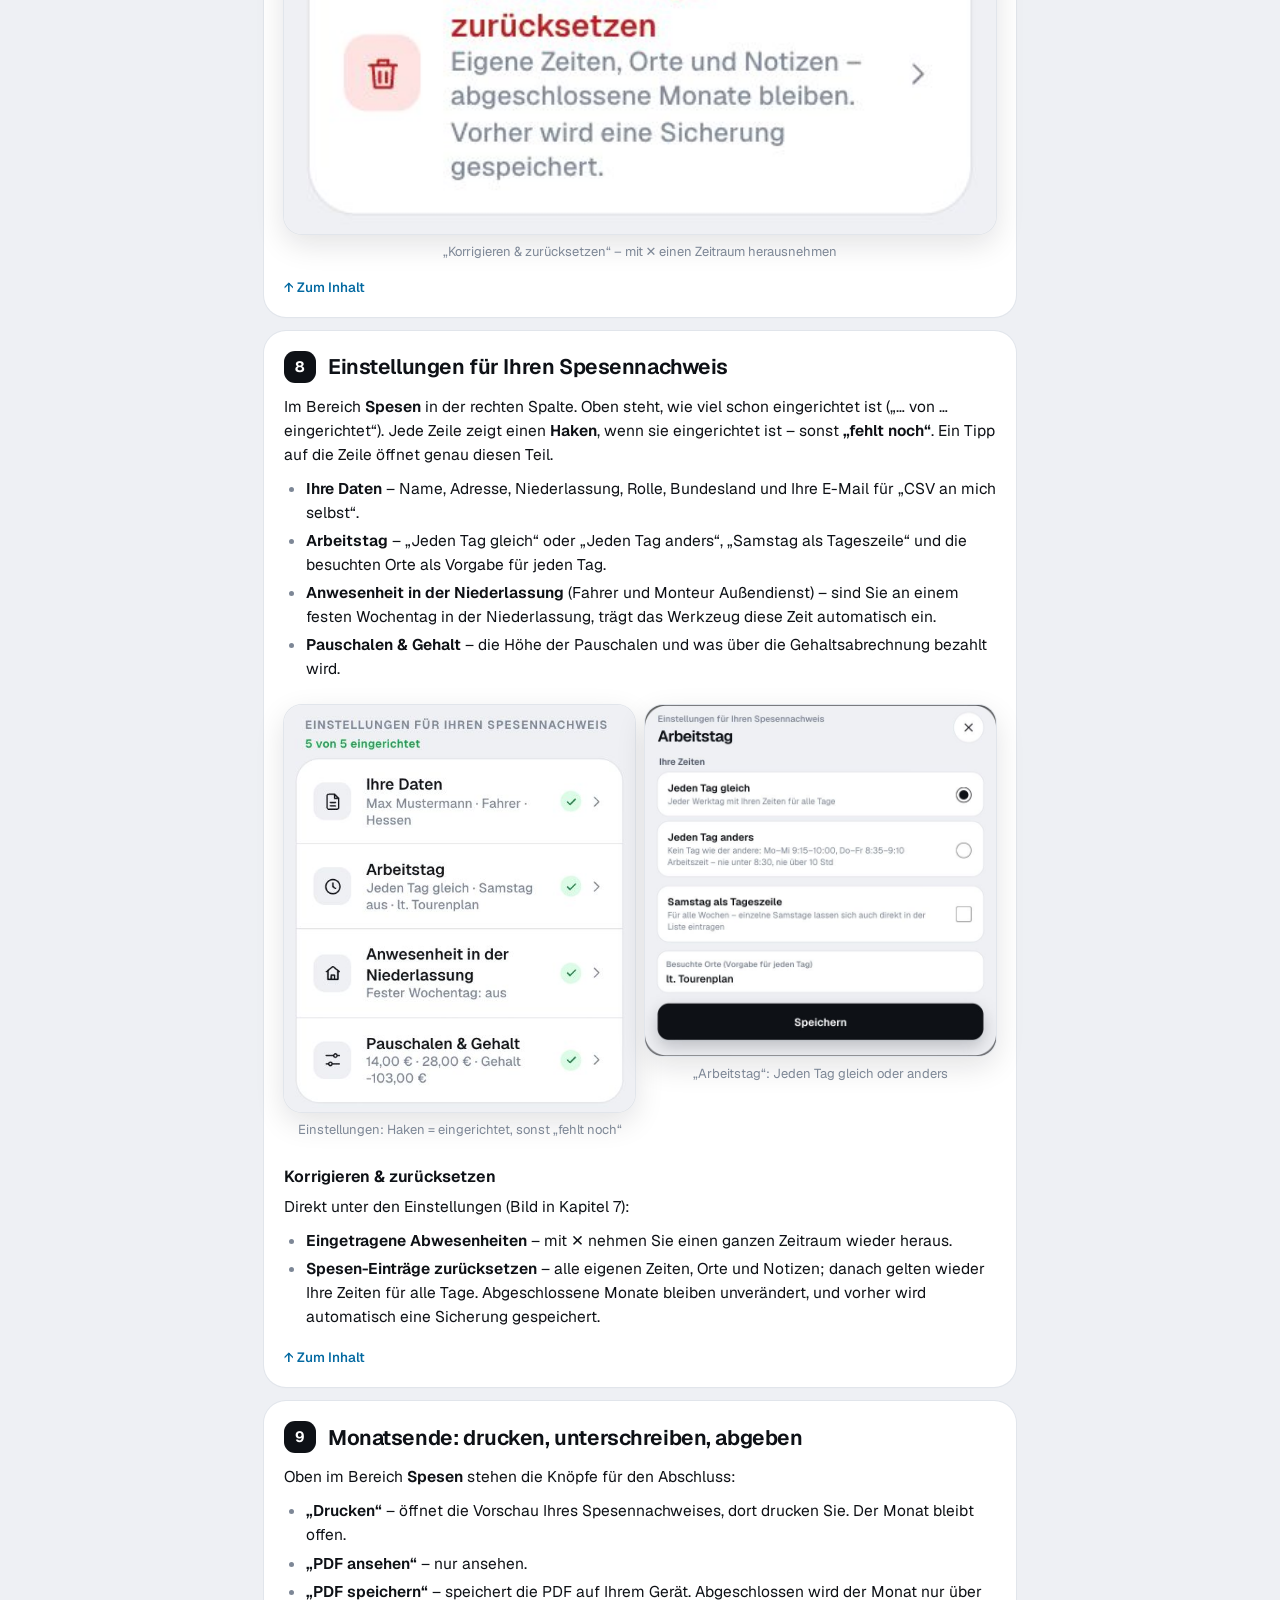
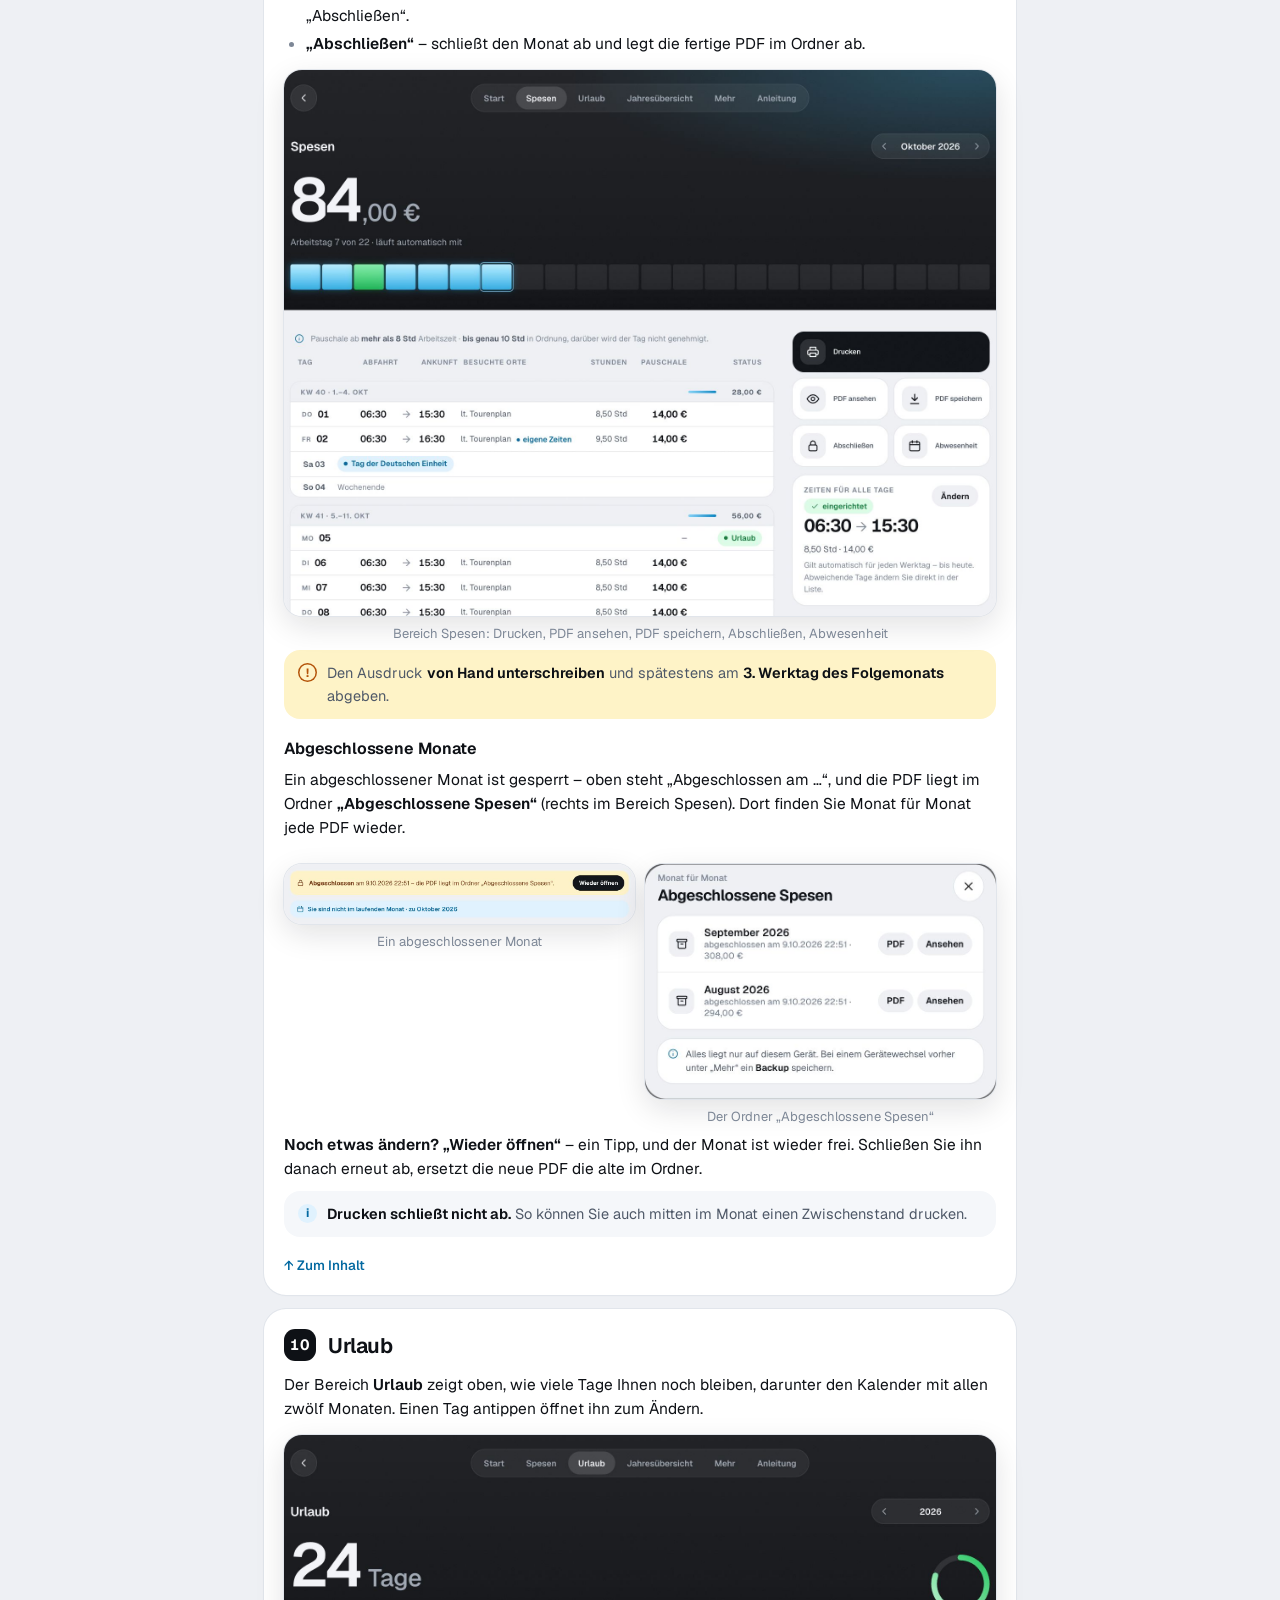
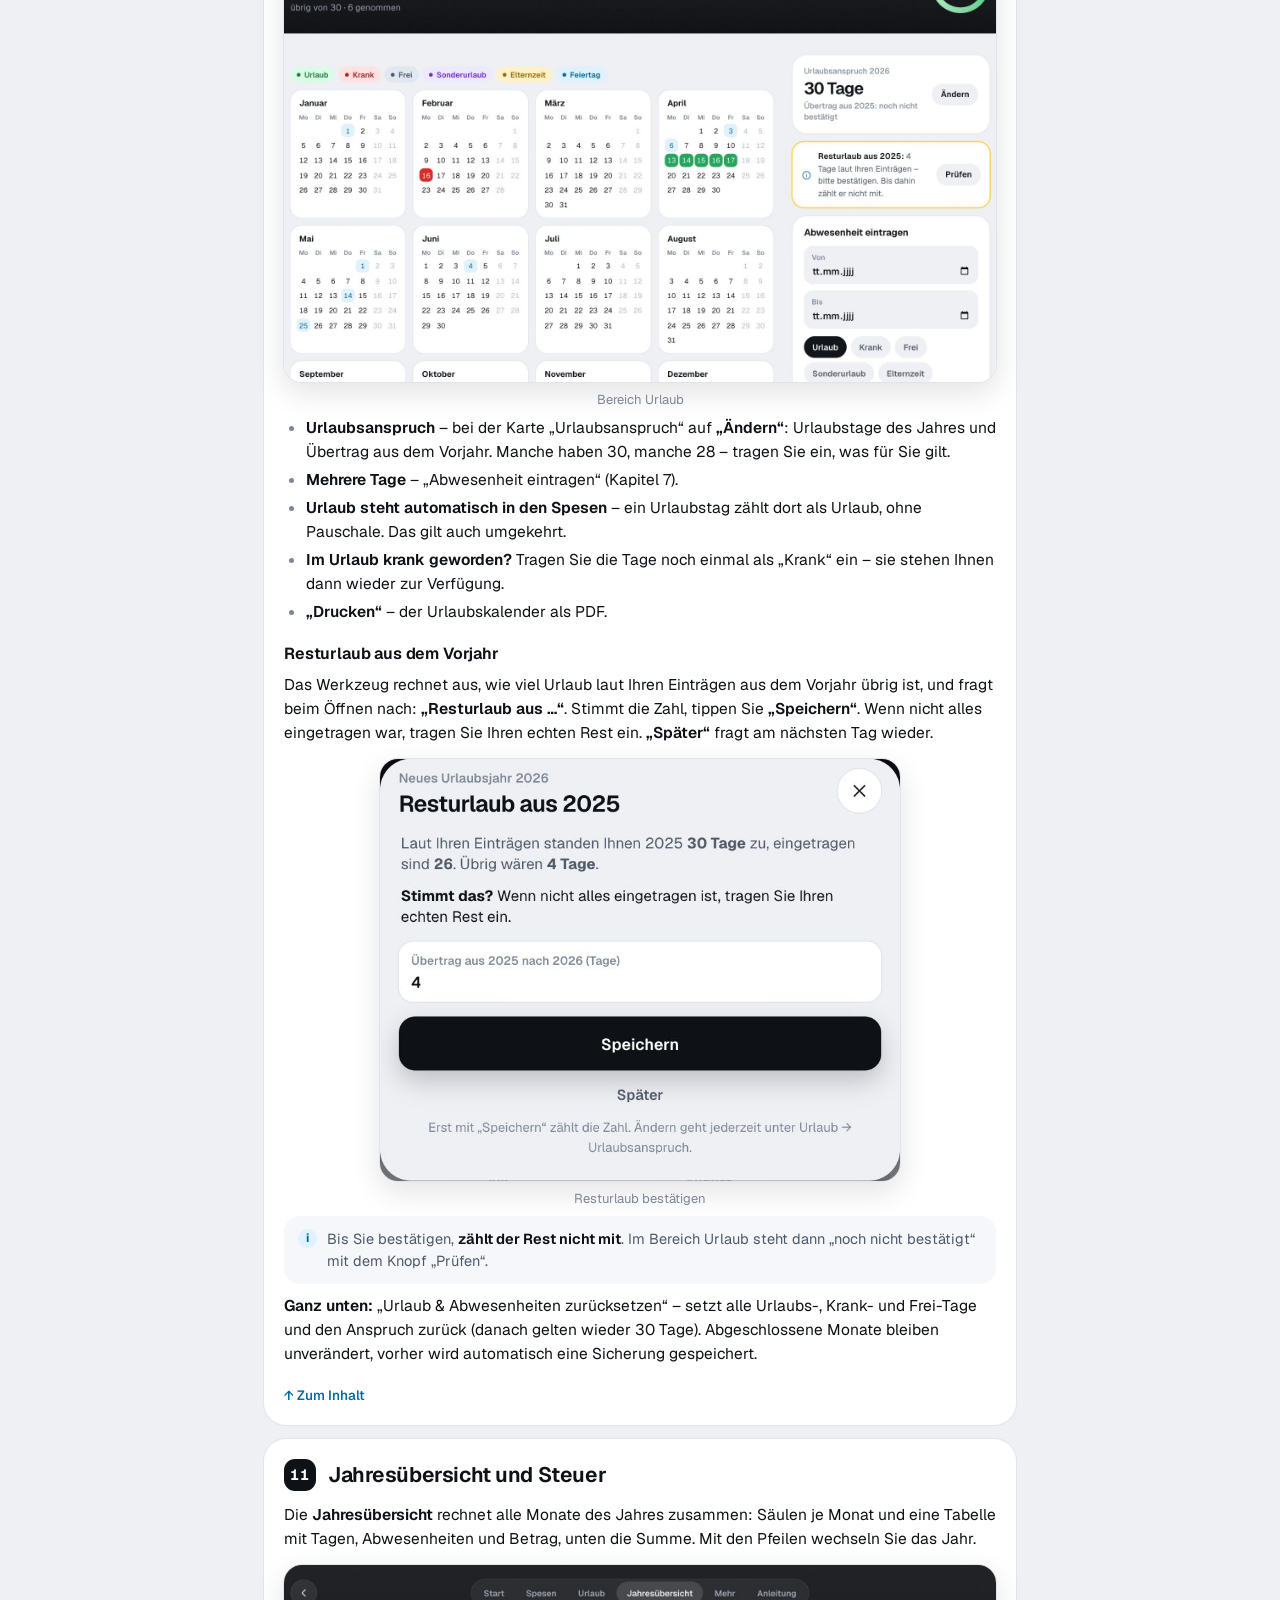
<file: Anleitung.html>
<!DOCTYPE html>
<html lang="de">
<head>
<meta charset="UTF-8">
<title>Anleitung – Rieb Spesen</title>
<meta name="viewport" content="width=device-width, initial-scale=1, viewport-fit=cover">
<link rel="icon" href="favicon.ico">
<link rel="apple-touch-icon" href="icons/apple-touch-icon.png">
<!--
  Anleitung fuer die Kollegen - Neufassung fuer "Rieb Spesen" (Teil E, 09.10.2026).
  Gliederung von Mirko am 09.10.2026 freigegeben (14 Kapitel, nur Kollegen-Funktionen).
  Am 09.10.2026 abends ergaenzt: Kapitel 13 "Geraete abgleichen" (Entscheidung 42,
  Abgleich fuer alle) - jetzt 15 Kapitel; Einstellungen als Block (Entscheidung 43).

  Bleibt eine EIGENE Datei: Sie steckt als iframe im Bereich "Anleitung"
  (rieb.js renderAnleitung) und laesst sich auch direkt aufrufen.

  Mirko 09.10.2026:
   - Design: folgt Hell / Dunkel wie die App (localStorage "rieb_design").
   - Bilder: am PC PC-Bilder, am Handy Handy-Bilder - umgeschaltet NUR nach
     Breite (ab 1100 px = PC, dieselbe Grenze wie rieb.css). Im iframe zaehlt
     die Breite des App-Fensters, nicht die des Rahmens. App und Browser gleich.
  Eingebettet waechst der Rahmen auf die volle Laenge (kein zweiter Rollbalken).

  Bilder: anleitung-bilder/<handy|pc>-<hell|dunkel>-<name>.jpg
  Aufgenommen mit "Neues Design/anleitung-bilder.sh" (Beispiel-Kollege).
-->
<script>
(function () {
  var d = document.documentElement, ein = false;
  try { if (localStorage.getItem("rieb_design") === "dunkel") d.classList.add("dunkel"); } catch (e) {}
  try { ein = window.self !== window.top; } catch (e) { ein = true; }
  if (ein) d.classList.add("eingebettet");
})();
</script>
<style>
@font-face{font-family:"Geist";src:url("schrift/Geist-Variable.woff2") format("woff2");font-weight:100 900;font-style:normal;font-display:swap}
:root{
  --grund:#EEF0F4; --karte:#FFFFFF; --rand:#E1E5EB;
  --tinte:#0E1116; --tinte2:#4F5968; --tinte3:#7D8796;
  --akzent:#0369A1; --akzent-bg:#E0F2FE; --nr-bg:#0E1116; --nr-text:#FFFFFF;
  --tipp-bg:#F5F7FA; --warn:#B45309; --warn-bg:#FEF3C7;
  --kopf:#0A0C10;
}
html.dunkel{
  --grund:#0A0C10; --karte:linear-gradient(180deg,rgba(255,255,255,.075),rgba(255,255,255,.03)); --rand:rgba(255,255,255,.08);
  --tinte:#F2F4F7; --tinte2:#A0A8B4; --tinte3:#6F7785;
  --akzent:#7DD3FC; --akzent-bg:rgba(56,189,248,.14); --nr-bg:linear-gradient(180deg,#B9ECFF,#38BDF8); --nr-text:#06070A;
  --tipp-bg:rgba(255,255,255,.05); --warn:#FDE68A; --warn-bg:rgba(234,179,8,.14);
}
*,*::before,*::after{box-sizing:border-box}
html{-webkit-text-size-adjust:100%}
body{margin:0;background:var(--grund);color:var(--tinte);font-family:"Geist",ui-sans-serif,system-ui,-apple-system,"Segoe UI",sans-serif;
  font-size:15.5px;line-height:1.55;-webkit-font-smoothing:antialiased;-moz-osx-font-smoothing:grayscale}
html.eingebettet,html.eingebettet body{background:transparent}
html.hoehe-ok,html.hoehe-ok body{overflow:hidden}

/* Kopf nur, wenn die Seite allein geoeffnet ist (nicht im Rahmen der App) */
.kopf{background:radial-gradient(70% 120% at 95% 0%,rgba(56,189,248,.22),transparent 70%),var(--kopf);color:#F2F4F7;
  padding:calc(env(safe-area-inset-top,0px) + 18px) 20px 46px}
.kopf-innen{max-width:780px;margin:0 auto;display:flex;align-items:center;justify-content:space-between;gap:12px}
.marke{font-weight:640;font-size:16px;letter-spacing:-.01em}
.marke b{color:#7DD3FC;font-weight:640}
.zur-app{color:#F2F4F7;text-decoration:none;font-size:14px;font-weight:560;padding:8px 14px;border-radius:999px;background:rgba(255,255,255,.08);box-shadow:inset 0 0 0 1px rgba(255,255,255,.14)}
.kopf h1{max-width:780px;margin:22px auto 0;font-size:30px;line-height:1.15;font-weight:640;letter-spacing:-.03em}
.kopf p{max-width:780px;margin:8px auto 0;color:#A0A8B4}
html.eingebettet .kopf{display:none}

#anl{max-width:780px;margin:-26px auto 0;padding:0 14px calc(env(safe-area-inset-bottom,0px) + 40px);display:flex;flex-direction:column;gap:14px}
html.eingebettet #anl{margin:0;padding:0 0 4px;max-width:none}

.karte{background:var(--karte);border-radius:22px;padding:20px 20px 18px;box-shadow:0 0 0 1px var(--rand),0 1px 2px rgba(14,17,22,.03)}
html.dunkel .karte{box-shadow:inset 0 0 0 1px rgba(255,255,255,.08),inset 0 1px 0 rgba(255,255,255,.06)}

.ueber{margin:0 0 4px;font-size:12px;font-weight:620;letter-spacing:.08em;text-transform:uppercase;color:var(--tinte3)}
#inhalt h2{margin:0 0 10px;font-size:20px;font-weight:640;letter-spacing:-.02em}
.toc{list-style:none;margin:0;padding:0;display:grid;grid-template-columns:1fr;gap:2px}
@media (min-width:620px){.toc{grid-template-columns:1fr 1fr;column-gap:14px}}
.toc a{display:flex;gap:10px;align-items:baseline;padding:8px 10px;border-radius:12px;color:var(--tinte);text-decoration:none;font-weight:540}
.toc a:hover{background:var(--tipp-bg)}
.toc a span{flex:none;width:22px;color:var(--akzent);font-weight:660;font-variant-numeric:tabular-nums}

.kap h2{display:flex;align-items:center;gap:12px;margin:0 0 12px;font-size:21px;line-height:1.2;font-weight:640;letter-spacing:-.02em}
.nr{flex:none;display:inline-grid;place-items:center;width:32px;height:32px;border-radius:11px;background:var(--nr-bg);color:var(--nr-text);font-size:15px;font-weight:680;font-variant-numeric:tabular-nums}
.kap h3{margin:18px 0 6px;font-size:16px;font-weight:640;letter-spacing:-.01em}
.kap p{margin:0 0 10px}
.kap ul,.kap ol{margin:0 0 10px;padding-left:22px}
.kap li{margin:4px 0}
.kap li::marker{color:var(--tinte3)}
.kap ol.schritte{list-style:none;padding:0;counter-reset:s}
.kap ol.schritte>li{counter-increment:s;position:relative;padding-left:34px;margin:8px 0}
.kap ol.schritte>li::before{content:counter(s);position:absolute;left:0;top:1px;width:23px;height:23px;border-radius:8px;display:grid;place-items:center;
  font-size:12.5px;font-weight:680;background:var(--akzent-bg);color:var(--akzent)}
.kap b{font-weight:640}
.knopf{white-space:nowrap;font-weight:620}
.leise{color:var(--tinte2)}
.tipp{display:flex;gap:10px;margin:12px 0 4px;padding:12px 14px;border-radius:16px;background:var(--tipp-bg);color:var(--tinte2);font-size:14.5px}
.tipp b{color:var(--tinte)}
.tipp::before{content:"i";flex:none;width:19px;height:19px;margin-top:1px;border-radius:50%;display:grid;place-items:center;font-size:12px;font-weight:700;font-style:normal;
  background:var(--akzent-bg);color:var(--akzent)}
.tipp.wichtig{background:var(--warn-bg)}
.tipp.wichtig::before{content:"!";background:transparent;color:var(--warn);box-shadow:inset 0 0 0 1.5px var(--warn)}
.regeln{display:grid;gap:8px;margin:0 0 10px}
.regel{display:flex;gap:12px;align-items:baseline;padding:10px 12px;border-radius:14px;background:var(--tipp-bg)}
.regel b{flex:none;min-width:86px;font-variant-numeric:tabular-nums}
.frage{margin:14px 0 4px;font-weight:640}

/* Bilder - Handy schmal und mittig, PC ueber die volle Breite */
.bild{margin:14px 0 6px;display:flex;flex-direction:column;align-items:center;gap:8px}
.bild img{display:block;width:100%;height:auto;border-radius:18px;box-shadow:0 0 0 1px var(--rand),0 10px 30px rgba(14,17,22,.12)}
html.dunkel .bild img{box-shadow:0 0 0 1px rgba(255,255,255,.12),0 12px 34px rgba(0,0,0,.45)}
html.handy .bild img{max-width:300px}
html.pc .bild img{max-width:100%}
html.pc .bild.schmal img{max-width:520px}
.bild figcaption{font-size:13px;color:var(--tinte3);text-align:center}
.bild.fehlt{display:none}
.bilder-paar{display:grid;gap:10px}
html.pc .bilder-paar{grid-template-columns:1fr 1fr;align-items:start}

.nach-oben{display:inline-block;margin-top:8px;font-size:13.5px;color:var(--akzent);text-decoration:none;font-weight:560}
.schluss{text-align:center;font-size:13.5px;color:var(--tinte3);padding:6px 10px 0}
@media (prefers-reduced-motion:reduce){html{scroll-behavior:auto}}
</style>
</head>
<body>

<header class="kopf">
  <div class="kopf-innen"><span class="marke">Rieb <b>Spesen</b></span><a class="zur-app" href="./">Zu Rieb Spesen</a></div>
  <h1>So funktioniert Rieb Spesen</h1>
  <p>Einmal einrichten – dann läuft Ihr Monat von selbst mit.</p>
</header>

<main id="anl">

<nav class="karte" id="inhalt" aria-label="Inhalt">
  <p class="ueber">Anleitung</p>
  <h2>Inhalt</h2>
  <ol class="toc">
    <li><a href="#blick"><span>1</span>Auf einen Blick</a></li>
    <li><a href="#start"><span>2</span>Der erste Start</a></li>
    <li><a href="#startseite"><span>3</span>Die Startseite</a></li>
    <li><a href="#zeiten"><span>4</span>Zeiten für alle Tage</a></li>
    <li><a href="#tag"><span>5</span>Einen Tag ändern</a></li>
    <li><a href="#regeln"><span>6</span>Die Rechenregeln</a></li>
    <li><a href="#abwesenheit"><span>7</span>Abwesenheiten am Stück</a></li>
    <li><a href="#einstellungen"><span>8</span>Einstellungen für Ihren Spesennachweis</a></li>
    <li><a href="#monatsende"><span>9</span>Monatsende: drucken, unterschreiben, abgeben</a></li>
    <li><a href="#urlaub"><span>10</span>Urlaub</a></li>
    <li><a href="#jahr"><span>11</span>Jahresübersicht und Steuer</a></li>
    <li><a href="#app"><span>12</span>Als App auf dem Handy</a></li>
    <li><a href="#abgleich"><span>13</span>Geräte abgleichen</a></li>
    <li><a href="#mehr"><span>14</span>Unter „Mehr“</a></li>
    <li><a href="#fragen"><span>15</span>Häufige Fragen</a></li>
  </ol>
</nav>

<!-- 1 -->
<section class="karte kap" id="blick">
  <h2><span class="nr">1</span>Auf einen Blick</h2>
  <ol class="schritte">
    <li><b>Einmal:</b> Ihre Daten und Ihre üblichen Zeiten eintragen.</li>
    <li><b>Jeden Tag:</b> nichts tun. Jeder Werktag füllt sich bis heute von selbst mit Ihren Zeiten. Nur Tage, die anders waren, ändern Sie mit einem Tipp.</li>
    <li><b>Am Monatsende:</b> den Spesennachweis drucken, von Hand unterschreiben und spätestens am <b>3. Werktag des Folgemonats</b> abgeben.</li>
  </ol>
  <p class="tipp"><span>Ohne Anmeldung bleibt alles auf Ihrem Gerät – <b>ein Konto ist nicht nötig</b>. Wer PC und Handy nutzt, kann beide freiwillig mit einem Konto abgleichen (Kapitel 13).</span></p>
  <a class="nach-oben" href="#inhalt">↑ Zum Inhalt</a>
</section>

<!-- 2 -->
<section class="karte kap" id="start">
  <h2><span class="nr">2</span>Der erste Start</h2>
  <p>Beim allerersten Öffnen führt Sie eine kurze Einrichtung durch ein paar Fragen:</p>
  <ol class="schritte">
    <li><b>Hell oder Dunkel</b> – wie das Werkzeug aussehen soll. Später jederzeit unter „Mehr“ → „Design“ änderbar.</li>
    <li><b>Daten übertragen oder neu starten?</b> Haben Sie Rieb Spesen schon benutzt, tippen Sie <span class="knopf">„Daten übertragen“</span>: In der alten Fassung auf „Umzugs-Code kopieren“ tippen, hierher zurück und unten <span class="knopf">„Daten einfügen“</span> – alle Ihre Einträge sind da, die Einrichtung ist dann schon fertig. Mit einem Konto unter „Geräte abgleichen“ geht es auch über <span class="knopf">„Mit Konto anmelden“</span> (Kapitel 13). Alle anderen tippen <span class="knopf">„Neu starten“</span>.</li>
    <li><b>Ihr Name</b> – er steht später auf Ihrem Spesennachweis.</li>
    <li><b>Straße, Ort und Niederlassung.</b></li>
    <li><b>Als was Sie arbeiten:</b> „Fahrer“, „Monteur Außendienst“ oder „Monteur Innendienst“. Davon hängt ab, welche Zeiten der Nachweis zeigt.</li>
    <li><b>Ihr Bundesland</b> – damit die Feiertage automatisch richtig stehen.</li>
    <li><b>Ihre üblichen Zeiten</b> – als Fahrer und Monteur Außendienst „Abfahrt WP“ und „Ankunft WP“, im Innendienst Beginn und Ende der Anwesenheit in der Niederlassung. Wissen Sie sie noch nicht, tippen Sie <span class="knopf">„Später eintragen“</span>.</li>
    <li><b>Wie viele Urlaubstage im Jahr Sie haben</b> – ohne Vorgabe, jeder trägt seine eigenen ein.</li>
    <li><b>Ob Sie Urlaubstage aus dem Vorjahr mitgenommen haben</b> – wenn ja, wie viele. Sie werden zu Ihren Urlaubstagen dazugerechnet.</li>
    <li><b>Ob Sie dieses Jahr schon Urlaub hatten</b> – die Tage tragen Sie gleich hier ein, sie stehen dann auch in Ihrem Spesennachweis, ohne Pauschale. Für einen einzelnen Tag reicht das Von-Feld.</li>
    <li><b>Ob Sie Mitteilungen möchten</b> – Rieb Spesen erinnert Sie dann an die Abgabe und schickt an den anderen Tagen den Spruch des Tages (Kapitel 14). Am iPhone kommt diese Frage nur in der App.</li>
  </ol>
  <p>Mit <span class="knopf">„Los geht’s“</span> sind Sie auf der Startseite. Mit dem Pfeil gehen Sie in der Einrichtung einen Schritt zurück.</p>
  <figure class="bild" data-bild="einrichtung"><img alt="Einrichtung: Ihre üblichen Zeiten" loading="lazy"><figcaption>Ein Schritt der Einrichtung: Ihre üblichen Zeiten</figcaption></figure>
  <p class="tipp"><span>Alles, was Sie hier eintragen, ändern Sie später im Bereich <b>Spesen</b> unter „Einstellungen für Ihren Spesennachweis“ (Kapitel 8) – Urlaubstage und Urlaub im Bereich <b>Urlaub</b> (Kapitel 10).</span></p>
  <a class="nach-oben" href="#inhalt">↑ Zum Inhalt</a>
</section>

<!-- 3 -->
<section class="karte kap" id="startseite">
  <h2><span class="nr">3</span>Die Startseite</h2>
  <ul>
    <li><b>Ganz oben</b> – Ihr Gruß und darunter ein Spruch des Tages, jeden Tag ein anderer. Passt etwas zu Ihren Einträgen – Urlaub, Abgabe, Monatsende –, nimmt der Spruch darauf Bezug.</li>
    <li><b>Spesen</b> – der Betrag des laufenden Monats, der wievielte Arbeitstag heute ist und bis wann abgegeben wird. Antippen öffnet den Monat.</li>
    <li><b>Heute</b> – ob Ihr Tag läuft und mit welchen Zeiten. Antippen öffnet den heutigen Tag zum Ändern.</li>
    <li><b>Urlaub</b> – wie viele Urlaubstage Ihnen noch bleiben.</li>
    <li><b>Jahresübersicht</b> – Ihre Spesen des Jahres bis heute.</li>
    <li>Darunter: <b>Anleitung</b>, <b>Mehr</b> und <b>Als App</b>.</li>
  </ul>
  <figure class="bild" data-bild="start"><img alt="Die Startseite" loading="lazy"><figcaption>Die Startseite</figcaption></figure>
  <h3>Hin und zurück</h3>
  <p><span class="nur-handy-text">Am Handy bringt Sie der runde Pfeil oben links zurück zur Startseite.</span>
     <span class="nur-pc-text">Am PC steht in jedem Bereich oben die Leiste <b>Start · Spesen · Urlaub · Jahresübersicht · Mehr · Anleitung</b> – ein Klick genügt. Der runde Pfeil oben links führt zurück zur Startseite.</span></p>
  <a class="nach-oben" href="#inhalt">↑ Zum Inhalt</a>
</section>

<!-- 4 -->
<section class="karte kap" id="zeiten">
  <h2><span class="nr">4</span>Zeiten für alle Tage</h2>
  <p>Das Herzstück: Sie tragen Ihre üblichen Zeiten <b>einmal</b> ein – danach steht jeder Werktag automatisch mit diesen Zeiten in Ihrem Monat, Tag für Tag bis heute.</p>
  <ol class="schritte">
    <li>Bereich <b>Spesen</b> öffnen.</li>
    <li>Bei der Karte <b>„Zeiten für alle Tage“</b> auf <span class="knopf">„Eintragen“</span> bzw. <span class="knopf">„Ändern“</span> tippen.</li>
    <li>Beide Zeiten einstellen, darunter <b>„Jeden Tag gleich“</b> oder <b>„Jeden Tag anders“</b> wählen und <span class="knopf">„Übernehmen“</span>.</li>
  </ol>
  <figure class="bild schmal" data-bild="zeiten"><img alt="Zeiten für alle Tage" loading="lazy"><figcaption>„Zeiten für alle Tage“ – einmal eintragen, gilt für jeden Werktag</figcaption></figure>
  <p>Tage, die Sie selbst geändert haben, bleiben dabei, wie sie sind.</p>

  <h3>Jeden Tag gleich – oder jeden Tag anders</h3>
  <p>Direkt unter den beiden Zeiten – oder später unter „Einstellungen für Ihren Spesennachweis“ bei <b>„Arbeitstag“</b> – wählen Sie:</p>
  <ul>
    <li><b>„Jeden Tag gleich“</b> – jeder Werktag mit Ihren Zeiten für alle Tage.</li>
    <li><b>„Jeden Tag anders“</b> – kein Tag wie der andere: Montag bis Mittwoch 8:50 bis 10:00 Std Arbeitszeit, Donnerstag und Freitag 8:30 bis 9:10 Std – nie unter 8:30, nie über 10 Std, volle 10 Std an höchstens einem Tag pro Woche.</li>
  </ul>

  <h3>Den ganzen Monat auf einmal</h3>
  <p>Im laufenden Monat steht in der Liste <b>„Ab … noch nicht erfasst“</b> mit dem Knopf <span class="knopf">„Rest des Monats mitfüllen“</span>. Ein Tipp füllt die restlichen Arbeitstage schon im Voraus – sie sind als „vorausgefüllt“ markiert. Mit <span class="knopf">„rückgängig“</span> sind sie wieder weg.</p>
  <figure class="bild" data-bild="mitfuellen"><img alt="Rest des Monats mitfüllen" loading="lazy"><figcaption>„Rest des Monats mitfüllen“ in der Liste der Tage</figcaption></figure>
  <a class="nach-oben" href="#inhalt">↑ Zum Inhalt</a>
</section>

<!-- 5 -->
<section class="karte kap" id="tag">
  <h2><span class="nr">5</span>Einen Tag ändern</h2>
  <p>Tippen Sie den Tag in der Liste an – oder auf der Startseite die Karte <b>Heute</b>. Es öffnet sich der Tag:</p>
  <ol class="schritte">
    <li>Oben wählen, was der Tag ist: <b>„Arbeitstag“</b>, „Urlaub“, „Krank“, „Frei“, „Sonderurlaub“ oder „Elternzeit“.</li>
    <li>Bei einem Arbeitstag die Zeit antippen – das Dreh-Rad öffnet sich. Stunde und Minute drehen, dann <span class="knopf">„Übernehmen“</span>.</li>
    <li>Bei Bedarf die <b>besuchten Orte</b> eintragen (nicht im Innendienst).</li>
    <li><span class="knopf">„Speichern“</span>.</li>
  </ol>
  <div class="bilder-paar">
    <figure class="bild" data-bild="tag"><img alt="Ein Tag zum Ändern" loading="lazy"><figcaption>Ein Tag – die Leiste zeigt, wo er zwischen 8 und 10 Std liegt</figcaption></figure>
    <figure class="bild" data-bild="drehrad"><img alt="Das Dreh-Rad" loading="lazy"><figcaption>Das Dreh-Rad für die Uhrzeit</figcaption></figure>
  </div>
  <ul>
    <li><b>Zurück auf Ihre üblichen Zeiten:</b> <span class="knopf">„Auf Standardzeiten zurücksetzen“</span> (bei einem Tag in der Zukunft heißt der Knopf „Eintrag entfernen“).</li>
    <li><b>Ein Samstag:</b> Samstage stehen als schmale Zeile in der Liste – antippen und als Arbeitstag eintragen. Wer jede Woche samstags arbeitet, schaltet unter „Arbeitstag“ <b>„Samstag als Tageszeile“</b> ein.</li>
    <li><b>Mehrere Tage Urlaub oder Krank am Stück:</b> siehe Kapitel 7 – das geht schneller.</li>
  </ul>
  <a class="nach-oben" href="#inhalt">↑ Zum Inhalt</a>
</section>

<!-- 6 -->
<section class="karte kap" id="regeln">
  <h2><span class="nr">6</span>Die Rechenregeln</h2>
  <div class="regeln">
    <div class="regel"><b>Pause</b><span>Von jedem Arbeitstag werden <b>30 Minuten</b> abgezogen. Eine Pause tragen Sie nicht ein.</span></div>
    <div class="regel"><b>Pauschale</b><span>Gibt es ab <b>mehr als 8 Std</b> Arbeitszeit (nach Abzug der Pause).</span></div>
    <div class="regel"><b>Grenze</b><span><b>Bis genau 10 Std</b> ist ein Tag in Ordnung. Darüber wird er nicht genehmigt.</span></div>
    <div class="regel"><b>Feiertage</b><span>Stehen für Ihr Bundesland automatisch drin.</span></div>
  </div>
  <p class="leise">Beispiel: Abfahrt 06:00, Ankunft 15:00 – das sind 9 Stunden, abzüglich Pause 8,5 Std: Pauschale. Ankunft 16:30 ergibt genau 10 Std: noch in Ordnung. Ankunft 16:35: zu viel.</p>
  <p class="tipp wichtig"><span>Liegt ein Tag über 10 Std, trägt er in der Liste die Marke „über 10 Std“ – und der Nachweis lässt sich erst drucken oder speichern, wenn die Zeiten angepasst sind.</span></p>
  <a class="nach-oben" href="#inhalt">↑ Zum Inhalt</a>
</section>

<!-- 7 -->
<section class="karte kap" id="abwesenheit">
  <h2><span class="nr">7</span>Abwesenheiten am Stück</h2>
  <p>Urlaub, Krankheit oder freie Tage über mehrere Tage tragen Sie in einem Rutsch ein:</p>
  <ol class="schritte">
    <li>Im Bereich <b>Spesen</b> auf <span class="knopf">„Abwesenheit“</span> tippen (im Bereich Urlaub: „Abwesenheit eintragen“).</li>
    <li>„Von“ und „Bis“ wählen. Für einen einzelnen Tag reicht „Von“.</li>
    <li>Die Art antippen: Urlaub, Krank, Frei, Sonderurlaub oder Elternzeit.</li>
    <li><span class="knopf">„Eintragen“</span>.</li>
  </ol>
  <figure class="bild schmal" data-bild="abwesenheit"><img alt="Abwesenheit eintragen" loading="lazy"><figcaption>Abwesenheit eintragen</figcaption></figure>
  <p>Wochenenden und Feiertage werden beim Zählen übersprungen.</p>
  <p><b>Wieder herausnehmen:</b> Bereich Spesen → unter „Korrigieren &amp; zurücksetzen“ → <b>„Eingetragene Abwesenheiten“</b> → beim Zeitraum auf <span class="knopf">✕</span> tippen. Die Tage gelten danach wieder als Arbeitstage.</p>
  <figure class="bild" data-bild="korrigieren"><img alt="Korrigieren und zurücksetzen" loading="lazy"><figcaption>„Korrigieren &amp; zurücksetzen“ – mit ✕ einen Zeitraum herausnehmen</figcaption></figure>
  <a class="nach-oben" href="#inhalt">↑ Zum Inhalt</a>
</section>

<!-- 8 -->
<section class="karte kap" id="einstellungen">
  <h2><span class="nr">8</span>Einstellungen für Ihren Spesennachweis</h2>
  <p>Im Bereich <b>Spesen</b> <span class="nur-handy-text">unter der Liste der Tage</span><span class="nur-pc-text">in der rechten Spalte</span>. Oben steht, wie viel schon eingerichtet ist („… von … eingerichtet“). Jede Zeile zeigt einen <b>Haken</b>, wenn sie eingerichtet ist – sonst <b>„fehlt noch“</b>. Ein Tipp auf die Zeile öffnet genau diesen Teil.</p>
  <ul>
    <li><b>Ihre Daten</b> – Name, Adresse, Niederlassung, Rolle, Bundesland und Ihre E-Mail für „CSV an mich selbst“.</li>
    <li><b>Arbeitstag</b> – „Jeden Tag gleich“ oder „Jeden Tag anders“, „Samstag als Tageszeile“ und die besuchten Orte als Vorgabe für jeden Tag.</li>
    <li><b>Anwesenheit in der Niederlassung</b> (Fahrer und Monteur Außendienst) – sind Sie an einem festen Wochentag in der Niederlassung, trägt das Werkzeug diese Zeit automatisch ein.</li>
    <li><b>Pauschalen &amp; Gehalt</b> – die Höhe der Pauschalen und was über die Gehaltsabrechnung bezahlt wird.</li>
  </ul>
  <div class="bilder-paar">
    <figure class="bild" data-bild="einstellungen"><img alt="Einstellungen für Ihren Spesennachweis" loading="lazy"><figcaption>Einstellungen: Haken = eingerichtet, sonst „fehlt noch“</figcaption></figure>
    <figure class="bild" data-bild="arbeitstag"><img alt="Arbeitstag: Jeden Tag gleich oder anders" loading="lazy"><figcaption>„Arbeitstag“: Jeden Tag gleich oder anders</figcaption></figure>
  </div>
  <h3>Korrigieren &amp; zurücksetzen</h3>
  <p>Direkt unter den Einstellungen (Bild in Kapitel 7):</p>
  <ul>
    <li><b>Eingetragene Abwesenheiten</b> – mit ✕ nehmen Sie einen ganzen Zeitraum wieder heraus.</li>
    <li><b>Spesen-Einträge zurücksetzen</b> – alle eigenen Zeiten, Orte und Notizen; danach gelten wieder Ihre Zeiten für alle Tage. Abgeschlossene Monate bleiben unverändert, und vorher wird automatisch eine Sicherung gespeichert.</li>
  </ul>
  <a class="nach-oben" href="#inhalt">↑ Zum Inhalt</a>
</section>

<!-- 9 -->
<section class="karte kap" id="monatsende">
  <h2><span class="nr">9</span>Monatsende: drucken, unterschreiben, abgeben</h2>
  <p>Oben im Bereich <b>Spesen</b> stehen die Knöpfe für den Abschluss:</p>
  <ul>
    <li><span class="knopf">„Drucken“</span> – öffnet die Vorschau Ihres Spesennachweises, dort drucken Sie. Der Monat bleibt offen.</li>
    <li><span class="knopf">„PDF ansehen“</span> – nur ansehen.</li>
    <li><span class="knopf">„PDF speichern“</span> – speichert die PDF auf Ihrem Gerät. Abgeschlossen wird der Monat nur über „Abschließen“.</li>
    <li><span class="knopf">„Abschließen“</span> – schließt den Monat ab und legt die fertige PDF im Ordner ab.</li>
  </ul>
  <figure class="bild" data-bild="spesen"><img alt="Bereich Spesen mit den Knöpfen" loading="lazy"><figcaption>Bereich Spesen: Drucken, PDF ansehen, PDF speichern, Abschließen, Abwesenheit</figcaption></figure>
  <p class="tipp wichtig"><span>Den Ausdruck <b>von Hand unterschreiben</b> und spätestens am <b>3. Werktag des Folgemonats</b> abgeben.</span></p>
  <h3>Abgeschlossene Monate</h3>
  <p>Ein abgeschlossener Monat ist gesperrt – oben steht „Abgeschlossen am …“, und die PDF liegt im Ordner <b>„Abgeschlossene Spesen“</b> (<span class="nur-handy-text">unten im Bereich Spesen</span><span class="nur-pc-text">rechts im Bereich Spesen</span>). Dort finden Sie Monat für Monat jede PDF wieder.</p>
  <div class="bilder-paar">
    <figure class="bild" data-bild="abgeschlossen"><img alt="Abgeschlossener Monat mit Wieder öffnen" loading="lazy"><figcaption>Ein abgeschlossener Monat</figcaption></figure>
    <figure class="bild" data-bild="ordner"><img alt="Ordner Abgeschlossene Spesen" loading="lazy"><figcaption>Der Ordner „Abgeschlossene Spesen“</figcaption></figure>
  </div>
  <p><b>Noch etwas ändern?</b> <span class="knopf">„Wieder öffnen“</span> – ein Tipp, und der Monat ist wieder frei. Schließen Sie ihn danach erneut ab, ersetzt die neue PDF die alte im Ordner.</p>
  <p class="tipp"><span><b>Drucken schließt nicht ab.</b> So können Sie auch mitten im Monat einen Zwischenstand drucken.</span></p>
  <a class="nach-oben" href="#inhalt">↑ Zum Inhalt</a>
</section>

<!-- 10 -->
<section class="karte kap" id="urlaub">
  <h2><span class="nr">10</span>Urlaub</h2>
  <p>Der Bereich <b>Urlaub</b> zeigt oben, wie viele Tage Ihnen noch bleiben, darunter den Kalender mit allen zwölf Monaten. Einen Tag antippen öffnet ihn zum Ändern.</p>
  <figure class="bild" data-bild="urlaub"><img alt="Bereich Urlaub" loading="lazy"><figcaption>Bereich Urlaub</figcaption></figure>
  <ul>
    <li><b>Urlaubsanspruch</b> – bei der Karte „Urlaubsanspruch“ auf <span class="knopf">„Ändern“</span>: Urlaubstage des Jahres und Übertrag aus dem Vorjahr. Manche haben 30, manche 28 – tragen Sie ein, was für Sie gilt.</li>
    <li><b>Mehrere Tage</b> – „Abwesenheit eintragen“ (Kapitel 7).</li>
    <li><b>Urlaub steht automatisch in den Spesen</b> – ein Urlaubstag zählt dort als Urlaub, ohne Pauschale. Das gilt auch umgekehrt.</li>
    <li><b>Im Urlaub krank geworden?</b> Tragen Sie die Tage noch einmal als „Krank“ ein – sie stehen Ihnen dann wieder zur Verfügung.</li>
    <li><span class="knopf">„Drucken“</span> – der Urlaubskalender als PDF.</li>
  </ul>
  <h3>Resturlaub aus dem Vorjahr</h3>
  <p>Das Werkzeug rechnet aus, wie viel Urlaub laut Ihren Einträgen aus dem Vorjahr übrig ist, und fragt beim Öffnen nach: <b>„Resturlaub aus …“</b>. Stimmt die Zahl, tippen Sie <span class="knopf">„Speichern“</span>. Wenn nicht alles eingetragen war, tragen Sie Ihren echten Rest ein. <span class="knopf">„Später“</span> fragt am nächsten Tag wieder.</p>
  <figure class="bild schmal" data-bild="resturlaub"><img alt="Resturlaub aus dem Vorjahr bestätigen" loading="lazy"><figcaption>Resturlaub bestätigen</figcaption></figure>
  <p class="tipp"><span>Bis Sie bestätigen, <b>zählt der Rest nicht mit</b>. Im Bereich Urlaub steht dann „noch nicht bestätigt“ mit dem Knopf „Prüfen“.</span></p>
  <p><b>Ganz unten:</b> „Urlaub &amp; Abwesenheiten zurücksetzen“ – setzt alle Urlaubs-, Krank- und Frei-Tage und den Anspruch zurück (danach gelten wieder 30 Tage). Abgeschlossene Monate bleiben unverändert, vorher wird automatisch eine Sicherung gespeichert.</p>
  <a class="nach-oben" href="#inhalt">↑ Zum Inhalt</a>
</section>

<!-- 11 -->
<section class="karte kap" id="jahr">
  <h2><span class="nr">11</span>Jahresübersicht und Steuer</h2>
  <p>Die <b>Jahresübersicht</b> rechnet alle Monate des Jahres zusammen: Säulen je Monat und eine Tabelle mit Tagen, Abwesenheiten und Betrag, unten die Summe. Mit den Pfeilen wechseln Sie das Jahr.</p>
  <figure class="bild" data-bild="jahr"><img alt="Jahresübersicht" loading="lazy"><figcaption>Die Jahresübersicht</figcaption></figure>
  <ul>
    <li><span class="knopf">„Drucken“</span> – ein Blatt A4 quer, praktisch für die <b>Steuererklärung</b>.</li>
    <li><b>„CSV für die Steuer“</b> (im Bereich Spesen, <span class="nur-handy-text">unten</span><span class="nur-pc-text">rechts</span>) – die Tage als Tabelle: speichern, drucken oder an Ihre eigene E-Mail schicken. Dafür vorher unter „Ihre Daten“ Ihre E-Mail eintragen.</li>
  </ul>
  <a class="nach-oben" href="#inhalt">↑ Zum Inhalt</a>
</section>

<!-- 12 -->
<section class="karte kap" id="app">
  <h2><span class="nr">12</span>Als App auf dem Handy</h2>
  <p>Auf der Startseite <b>„Als App“</b> antippen. Das Fenster zeigt die Schritte – oben wählen Sie <b>iPhone</b> oder <b>Android</b>.</p>
  <ul>
    <li><b>iPhone:</b> die Seite in <b>Safari</b> öffnen → unten das Teilen-Symbol (Quadrat mit Pfeil nach oben) → „Zum Home-Bildschirm“ → „Hinzufügen“.</li>
    <li><b>Android:</b> die Seite in <b>Chrome</b> öffnen → meist meldet sich der Browser von selbst mit „App installieren“. Falls nicht: Menü ⋮ oben rechts → „App installieren“ oder „Zum Startbildschirm hinzufügen“.</li>
  </ul>
  <figure class="bild schmal" data-bild="app"><img alt="Am Handy als App" loading="lazy"><figcaption>Das Fenster „Am Handy als App“</figcaption></figure>
  <p class="tipp wichtig"><span><b>Ohne Anmeldung speichern App und Browser getrennt.</b> Bleiben Sie bei einem Weg – oder melden Sie sich in beiden unter „Mehr“ → „Geräte abgleichen“ an, dann ist überall derselbe Stand (Kapitel 13). Ohne Anmeldung wechseln Sie über „Backup als Datei speichern“ und „Backup wiederherstellen“.</span></p>
  <p>Als App und im Browser sieht alles gleich aus und funktioniert gleich.</p>
  <a class="nach-oben" href="#inhalt">↑ Zum Inhalt</a>
</section>

<!-- 13 -->
<section class="karte kap" id="abgleich">
  <h2><span class="nr">13</span>Geräte abgleichen</h2>
  <p>Freiwillig und kostenlos: Mit einem Konto steht auf PC, Handy, App und Browser überall derselbe Stand. Ohne Konto bleibt alles wie bisher nur auf dem jeweiligen Gerät. Sie finden es ganz oben unter <b>„Mehr“</b> → <b>„Geräte abgleichen“</b>.</p>
  <h3>Konto anlegen – auf dem ersten Gerät</h3>
  <ol class="schritte">
    <li>„Mehr“ → <span class="knopf">„Anmelden“</span> antippen.</li>
    <li>Oben <span class="knopf">„Neues Konto“</span> wählen.</li>
    <li>Ihre E-Mail und ein Passwort eintragen (mindestens 6 Zeichen).</li>
    <li>Den Datenschutzhinweis lesen und den Haken <b>„Hinweis gelesen – einverstanden“</b> setzen.</li>
    <li><span class="knopf">„Konto anlegen“</span>.</li>
  </ol>
  <div class="bilder-paar">
    <figure class="bild" data-bild="abgleich"><img alt="Geräte abgleichen unter Mehr" loading="lazy"><figcaption>„Geräte abgleichen“ ganz oben unter „Mehr“</figcaption></figure>
    <figure class="bild" data-bild="abgleich-konto"><img alt="Ein neues Konto anlegen" loading="lazy"><figcaption>Ein neues Konto anlegen</figcaption></figure>
  </div>
  <p>Ihre bisherigen Einträge gehen dabei mit in Ihr Konto.</p>
  <h3>Auf dem zweiten Gerät</h3>
  <p>Dort ebenfalls „Mehr“ → <span class="knopf">„Anmelden“</span> – mit derselben E-Mail und demselben Passwort. Nach ein paar Sekunden steht dort derselbe Stand. Was Sie danach auf einem Gerät ändern, kommt kurz darauf auf dem anderen an. Am Handy gilt das auch für App und Browser: Melden Sie sich in beiden an.</p>
  <p class="tipp wichtig"><span>Beim ersten Anmelden übernimmt ein Gerät den Stand aus Ihrem Konto. <b>Legen Sie das Konto deshalb auf dem Gerät an, auf dem Ihre Einträge vollständig sind.</b></span></p>
  <h3>Was es dort noch gibt</h3>
  <ul>
    <li><b>Angemeldet</b> – zeigt Ihre E-Mail und wann zuletzt abgeglichen wurde.</li>
    <li><b>Passwort vergessen?</b> – im Fenster „Anmelden“ Ihre E-Mail eintragen und „Passwort vergessen?“ antippen. Sie bekommen eine Mail zum Zurücksetzen.</li>
    <li><b>Abmelden</b> – auf diesem Gerät bleibt alles, es wird nur nicht mehr abgeglichen.</li>
    <li><b>Konto löschen</b> – zur Sicherheit mit Ihrem Passwort. Gelöscht werden Ihr Konto und alle Ihre Daten in der Cloud; auf Ihren Geräten bleibt alles, wie es ist.</li>
  </ul>
  <a class="nach-oben" href="#inhalt">↑ Zum Inhalt</a>
</section>

<!-- 14 -->
<section class="karte kap" id="mehr">
  <h2><span class="nr">14</span>Unter „Mehr“</h2>
  <ul>
    <li><b>Geräte abgleichen</b> – ganz oben: anmelden, abmelden, Konto löschen (Kapitel 13).</li>
    <li><b>Design</b> – Hell oder Dunkel, gilt für dieses Gerät.</li>
    <li><b>Mitteilungen</b> – Erinnerung an die Abgabe und Spruch des Tages auf dieses Gerät (siehe unten).</li>
    <li><b>Backup als Datei speichern</b> – sichert alle Monate, Urlaub und Einstellungen in eine Datei. <b>Backup wiederherstellen</b> holt sie zurück.</li>
    <li><b>Feedback</b> – Verbesserungsvorschlag oder Fehler melden.</li>
    <li><b>QR-Code</b> – zum Weitergeben an Kollegen.</li>
    <li><b>Sprache</b> – Sprache von Vordruck und Ausdruck (Deutsch oder English).</li>
    <li><b>Änderungshistorie</b> – was sich am Werkzeug geändert hat.</li>
    <li><b>Zurücksetzen</b> – löscht die Daten auf diesem Gerät. Vorher wird automatisch eine Sicherung gespeichert. Sind Sie angemeldet, werden Sie auf diesem Gerät vorher abgemeldet – Ihr Konto und Ihre anderen Geräte bleiben unverändert. Einzelne Bereiche setzen Sie in Spesen (Kapitel 8) bzw. Urlaub (Kapitel 10) zurück.</li>
  </ul>
  <figure class="bild" data-bild="mehr"><img alt="Bereich Mehr" loading="lazy"><figcaption>Bereich Mehr</figcaption></figure>
  <p class="tipp"><span>Ohne Anmeldung liegt alles nur auf Ihrem Gerät. Speichern Sie dann ab und zu ein <b>Backup</b> – spätestens vor einem Gerätewechsel. Rieb Spesen erinnert Sie daran: höchstens einmal im Monat, mit „Jetzt sichern“, „Lieber anmelden“ oder „Später“. Unter „Backup als Datei speichern“ steht, wann Sie zuletzt gesichert haben.</span></p>
  <h3>Mitteilungen</h3>
  <p>Rieb Spesen meldet sich einmal am Tag – an Arbeitstagen um 6 Uhr, am Wochenende und an Feiertagen um 9 Uhr:</p>
  <ul>
    <li><b>Erinnerungen</b> – am 1. bis 3.&nbsp;Werktag, solange der Vormonat noch nicht abgeschlossen ist; ist die Abgabe verpasst, einmal pro Woche, bis er abgeschlossen ist; und am letzten Arbeitstag im Monat.</li>
    <li><b>Spruch des Tages</b> – an allen anderen Tagen, derselbe wie auf der Startseite. Auch am Wochenende, an Feiertagen und im Urlaub.</li>
  </ul>
  <p>Einschalten: „Mehr“ → „Mitteilungen“ → <span class="knopf">„Einschalten“</span>, dann am Gerät „Erlauben“ tippen. Gleich danach kommt eine Probe-Mitteilung. Beide Schalter lassen sich einzeln abschalten; sind beide aus, kommt nichts mehr.</p>
  <figure class="bild schmal" data-bild="mitteilungen"><img alt="Mitteilungen einschalten" loading="lazy"><figcaption>„Mehr“ → „Mitteilungen“</figcaption></figure>
  <p class="tipp wichtig"><span><b>Am iPhone gibt es Mitteilungen nur in der App</b> (Kapitel 12) – so will es Apple, im Safari-Fenster geht es nicht. Am PC, am Mac und unter Android geht es auch im Browser.</span></p>
  <p class="tipp"><span><b>Datenschutz:</b> Dafür meldet sich das Gerät bei Google Firebase im Projekt von Mirko Rieb an. Gespeichert werden nur die Mitteilungs-Adresse des Geräts und die Tage, an denen es geweckt wird – kein Name, keine Einträge. Den Text baut Ihr Gerät selbst.</span></p>
  <a class="nach-oben" href="#inhalt">↑ Zum Inhalt</a>
</section>

<!-- 15 -->
<section class="karte kap" id="fragen">
  <h2><span class="nr">15</span>Häufige Fragen</h2>
  <p class="frage">Der Monat ist abgeschlossen – ich muss noch etwas ändern.</p>
  <p>Im Bereich Spesen den Monat wählen, <span class="knopf">„Wieder öffnen“</span>, ändern, dann erneut „Abschließen“. Die neue PDF ersetzt die alte im Ordner.</p>
  <p class="frage">Es kommt „Speichern nicht möglich“.</p>
  <p>Ein Tag liegt über 10 Std. Das Fenster nennt den Tag – Zeiten anpassen, dann geht es (Kapitel 6).</p>
  <p class="frage">Ich bin im Urlaub krank geworden.</p>
  <p>Die Tage noch einmal als „Krank“ eintragen – sie stehen Ihnen dann wieder als Urlaub zur Verfügung.</p>
  <p class="frage">Ich bekomme ein neues Handy.</p>
  <p><b>Mit Konto:</b> Rieb Spesen auf dem neuen Handy öffnen, beim ersten Start „Daten übertragen“ → „Mit Konto anmelden“ – Ihr Stand kommt von selbst (Kapitel 13). <b>Ohne Konto:</b> auf dem alten Gerät „Mehr“ → „Backup als Datei speichern“, die Datei auf das neue Gerät bringen und dort „Mehr“ → „Backup wiederherstellen“.</p>
  <p class="frage">In der App steht etwas anderes als im Browser.</p>
  <p>Ohne Anmeldung speichern App und Browser getrennt (Kapitel 12). Melden Sie sich in beiden mit demselben Konto an (Kapitel 13) – das Konto zuerst dort anlegen, wo Ihre Einträge vollständig sind; das andere übernimmt beim Anmelden diesen Stand.</p>
  <p class="frage">Ich bekomme keine Mitteilungen.</p>
  <p>Am iPhone gibt es sie nur in der App, nicht im Safari-Fenster (Kapitel 12). Sehen Sie unter „Mehr“ → „Mitteilungen“ nach, ob sie an sind – und in den Einstellungen des Geräts, ob Rieb Spesen Mitteilungen zeigen darf. Öffnen Sie Rieb Spesen ab und zu: Wer es drei Monate nicht öffnet, bekommt danach keine Mitteilungen mehr, bis er es wieder öffnet.</p>
  <p class="frage">Unter der Mitteilung steht „from Rieb Spesen“.</p>
  <p>Das setzt das iPhone bei jeder App vom Home-Bildschirm selbst darunter – auch auf einem deutschen iPhone auf Englisch. Ändern lässt es sich nicht.</p>
  <p class="frage">Ich habe mein Passwort vergessen.</p>
  <p>„Mehr“ → „Anmelden“, Ihre E-Mail eintragen und „Passwort vergessen?“ antippen – Sie bekommen eine Mail zum Zurücksetzen.</p>
  <a class="nach-oben" href="#inhalt">↑ Zum Inhalt</a>
</section>

<p class="schluss">Fragen oder Ideen? „Mehr“ → „Feedback“ – oder sprechen Sie Mirko Rieb direkt an.</p>

</main>

<script>
(function () {
  var d = document.documentElement;
  var rahmen = null;
  try { rahmen = window.frameElement; } catch (e) { rahmen = null; }

  /* PC oder Handy - nur nach Breite, dieselbe Grenze wie rieb.css (1100 px).
     Im Rahmen zaehlt das App-Fenster, nicht der schmalere Rahmen. */
  function breite() {
    try { if (rahmen && window.parent) return window.parent.innerWidth; } catch (e) {}
    return window.innerWidth;
  }
  function design() {
    try { return localStorage.getItem("rieb_design") === "dunkel" ? "dunkel" : "hell"; } catch (e) { return "hell"; }
  }
  /* Aufgenommen mit Pixeldichte 2 (Handy) bzw. 1,5 (PC) - angezeigt in
     Originalgroesse, nie hochgezogen (sonst wird ein kleines Fenster unscharf
     auf volle Breite gestreckt); breiter als Platz ist, wird verkleinert. */
  function groesse(img) {
    if (!img.naturalWidth) return;
    img.style.width = Math.round(img.naturalWidth / (img.getAttribute("data-dichte") || 2)) + "px";
  }
  function bilder() {
    var geraet = breite() >= 1100 ? "pc" : "handy", ds = design();
    d.classList.toggle("pc", geraet === "pc");
    d.classList.toggle("handy", geraet === "handy");
    d.classList.toggle("dunkel", ds === "dunkel");
    var f = document.querySelectorAll("figure[data-bild]");
    for (var i = 0; i < f.length; i++) {
      var img = f[i].querySelector("img");
      var src = "anleitung-bilder/" + geraet + "-" + ds + "-" + f[i].getAttribute("data-bild") + ".jpg";
      if (img.getAttribute("src") !== src) {
        f[i].classList.remove("fehlt");
        img.style.width = "";
        img.setAttribute("data-dichte", geraet === "pc" ? "1.5" : "2");
        img.onload = function () { groesse(this); };
        img.setAttribute("src", src);
        if (img.complete) groesse(img);
      }
    }
  }
  document.addEventListener("error", function (ev) {
    var t = ev.target;
    if (t && t.tagName === "IMG" && t.parentNode && t.parentNode.matches("figure[data-bild]")) t.parentNode.classList.add("fehlt");
  }, true);

  /* Text, der nur am Handy bzw. nur am PC stimmt */
  var stil = document.createElement("style");
  stil.textContent = "html.pc .nur-handy-text,html.handy .nur-pc-text{display:none}";
  document.head.appendChild(stil);

  /* Eingebettet: Rahmen auf volle Laenge - kein zweiter Rollbalken */
  var anl = document.getElementById("anl");
  function hoehe() {
    if (!rahmen) return;
    var h = Math.ceil(anl.getBoundingClientRect().bottom + (window.scrollY || 0));
    if (h > 0) { rahmen.style.height = h + "px"; d.classList.add("hoehe-ok"); }
  }

  /* Sprungmarken: weich hinscrollen - eingebettet scrollt die App, nicht der Rahmen */
  function scroller(el) {
    var doc = el.ownerDocument, win = doc.defaultView;
    for (var p = el.parentElement; p; p = p.parentElement) {
      var s = win.getComputedStyle(p);
      if (/(auto|scroll)/.test(s.overflowY) && p.scrollHeight > p.clientHeight + 1) return p;
    }
    return doc.scrollingElement || doc.documentElement;
  }
  function springe(ziel) {
    var weich = !(window.matchMedia && window.matchMedia("(prefers-reduced-motion: reduce)").matches);
    if (rahmen) {
      var sc = scroller(rahmen);
      var oben = sc === rahmen.ownerDocument.scrollingElement ? 0 : sc.getBoundingClientRect().top;
      var y = rahmen.getBoundingClientRect().top + ziel.getBoundingClientRect().top - oben - 76;
      sc.scrollBy({ top: y, behavior: weich ? "smooth" : "auto" });
    } else {
      window.scrollBy({ top: ziel.getBoundingClientRect().top - 12, behavior: weich ? "smooth" : "auto" });
    }
  }
  document.addEventListener("click", function (ev) {
    var a = ev.target.closest ? ev.target.closest('a[href^="#"]') : null;
    if (!a) return;
    var ziel = document.getElementById(a.getAttribute("href").slice(1));
    if (!ziel) return;
    ev.preventDefault();
    springe(ziel);
  });

  bilder();
  hoehe();
  if (window.ResizeObserver) new ResizeObserver(hoehe).observe(anl);
  window.addEventListener("load", hoehe);
  /* Aendert sich die Breite des App-Fensters, aendert sich auch die des
     Rahmens - sein eigenes resize genuegt (kein Zuhoerer im App-Fenster,
     der beim naechsten Oeffnen der Anleitung doppelt haengen bliebe). */
  window.addEventListener("resize", function () { bilder(); hoehe(); });
  /* Design unter "Mehr" umgestellt: kommt hier als storage-Ereignis an */
  window.addEventListener("storage", function (ev) { if (ev.key === "rieb_design") bilder(); });
})();
</script>
</body>
</html>
</file>
